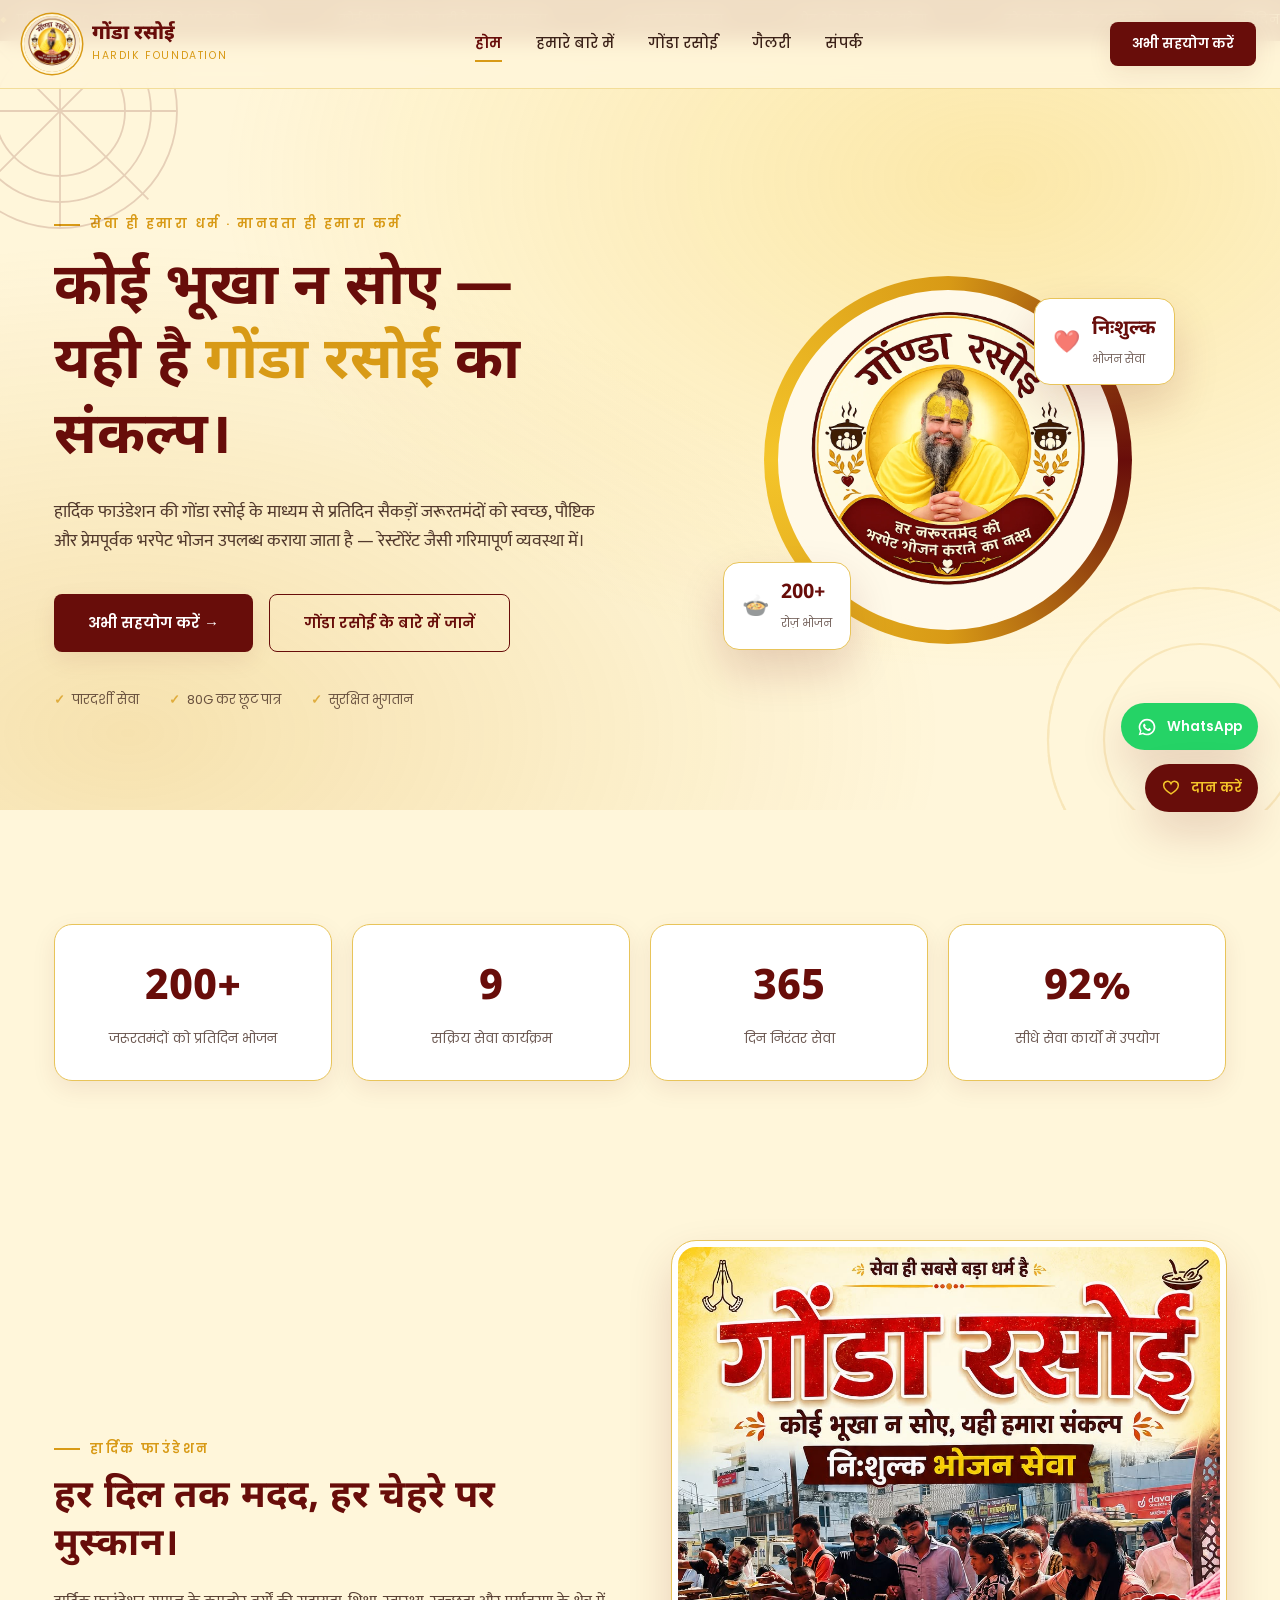
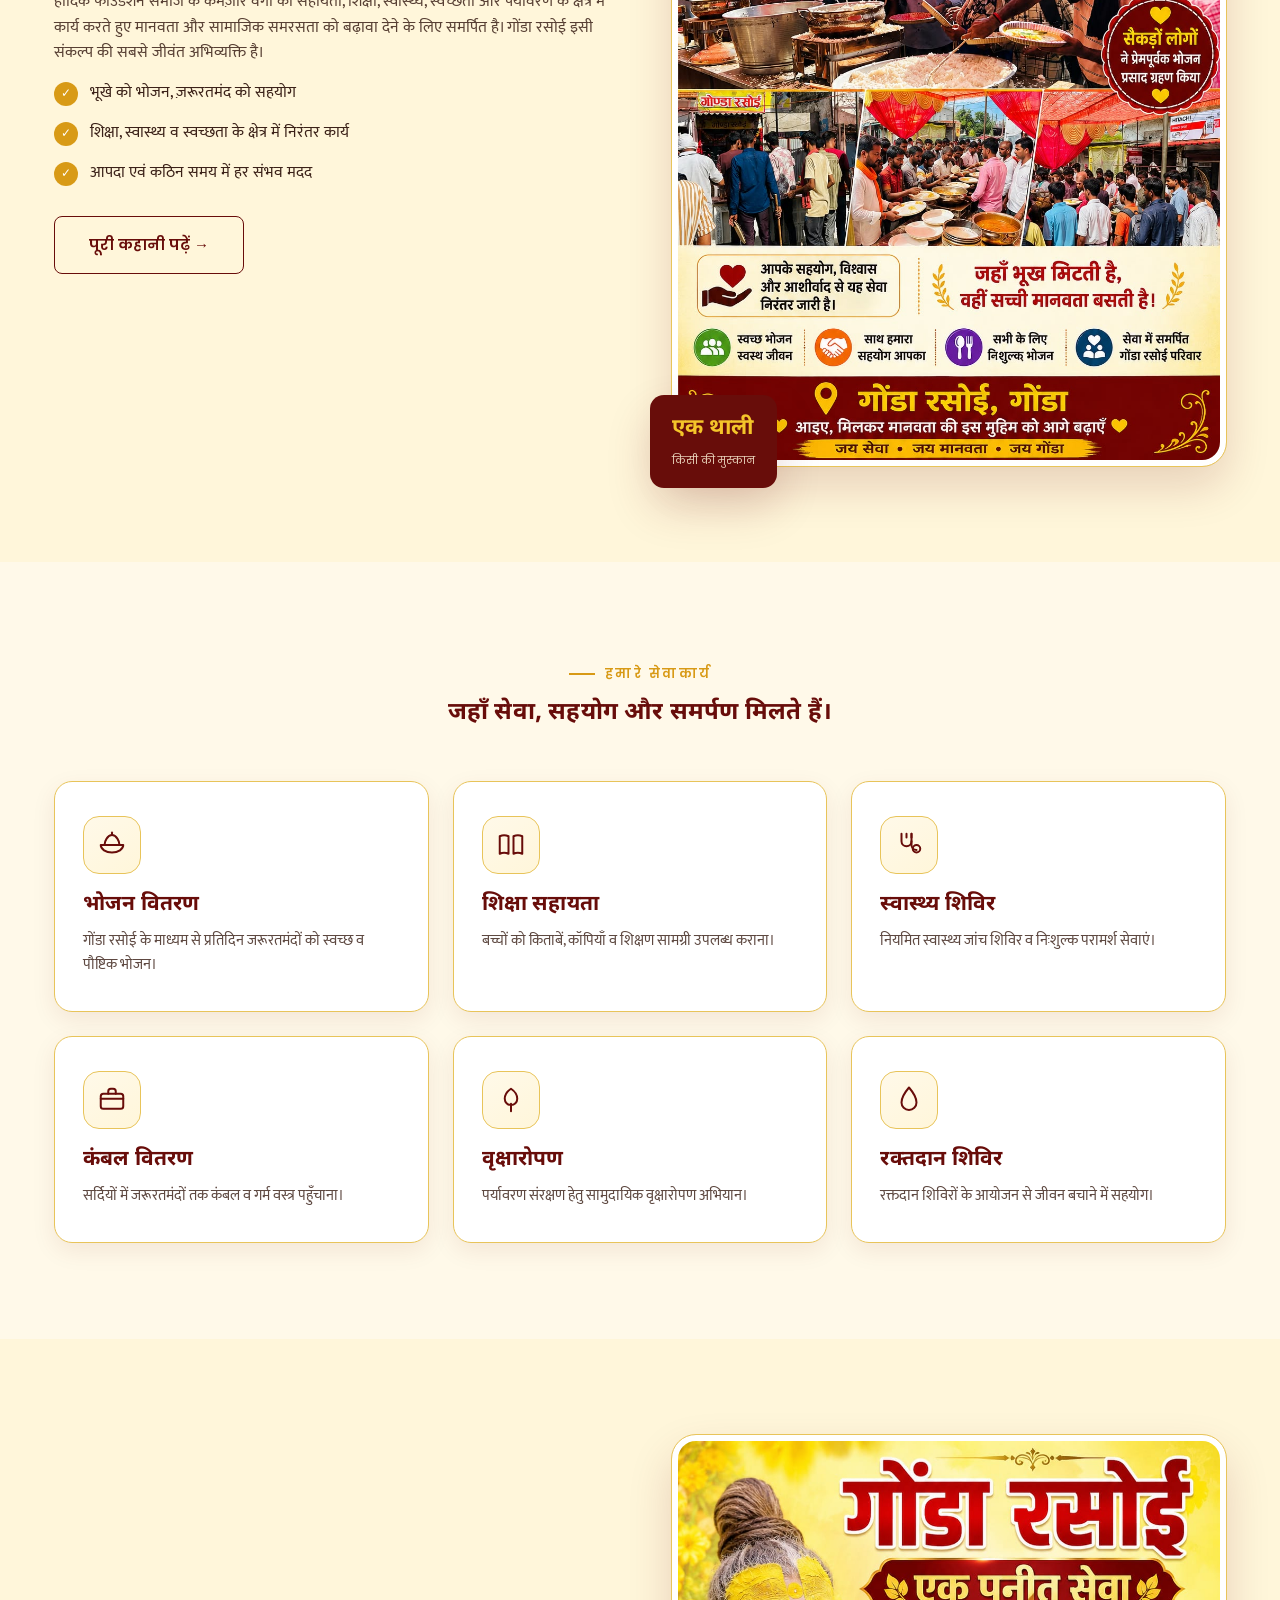
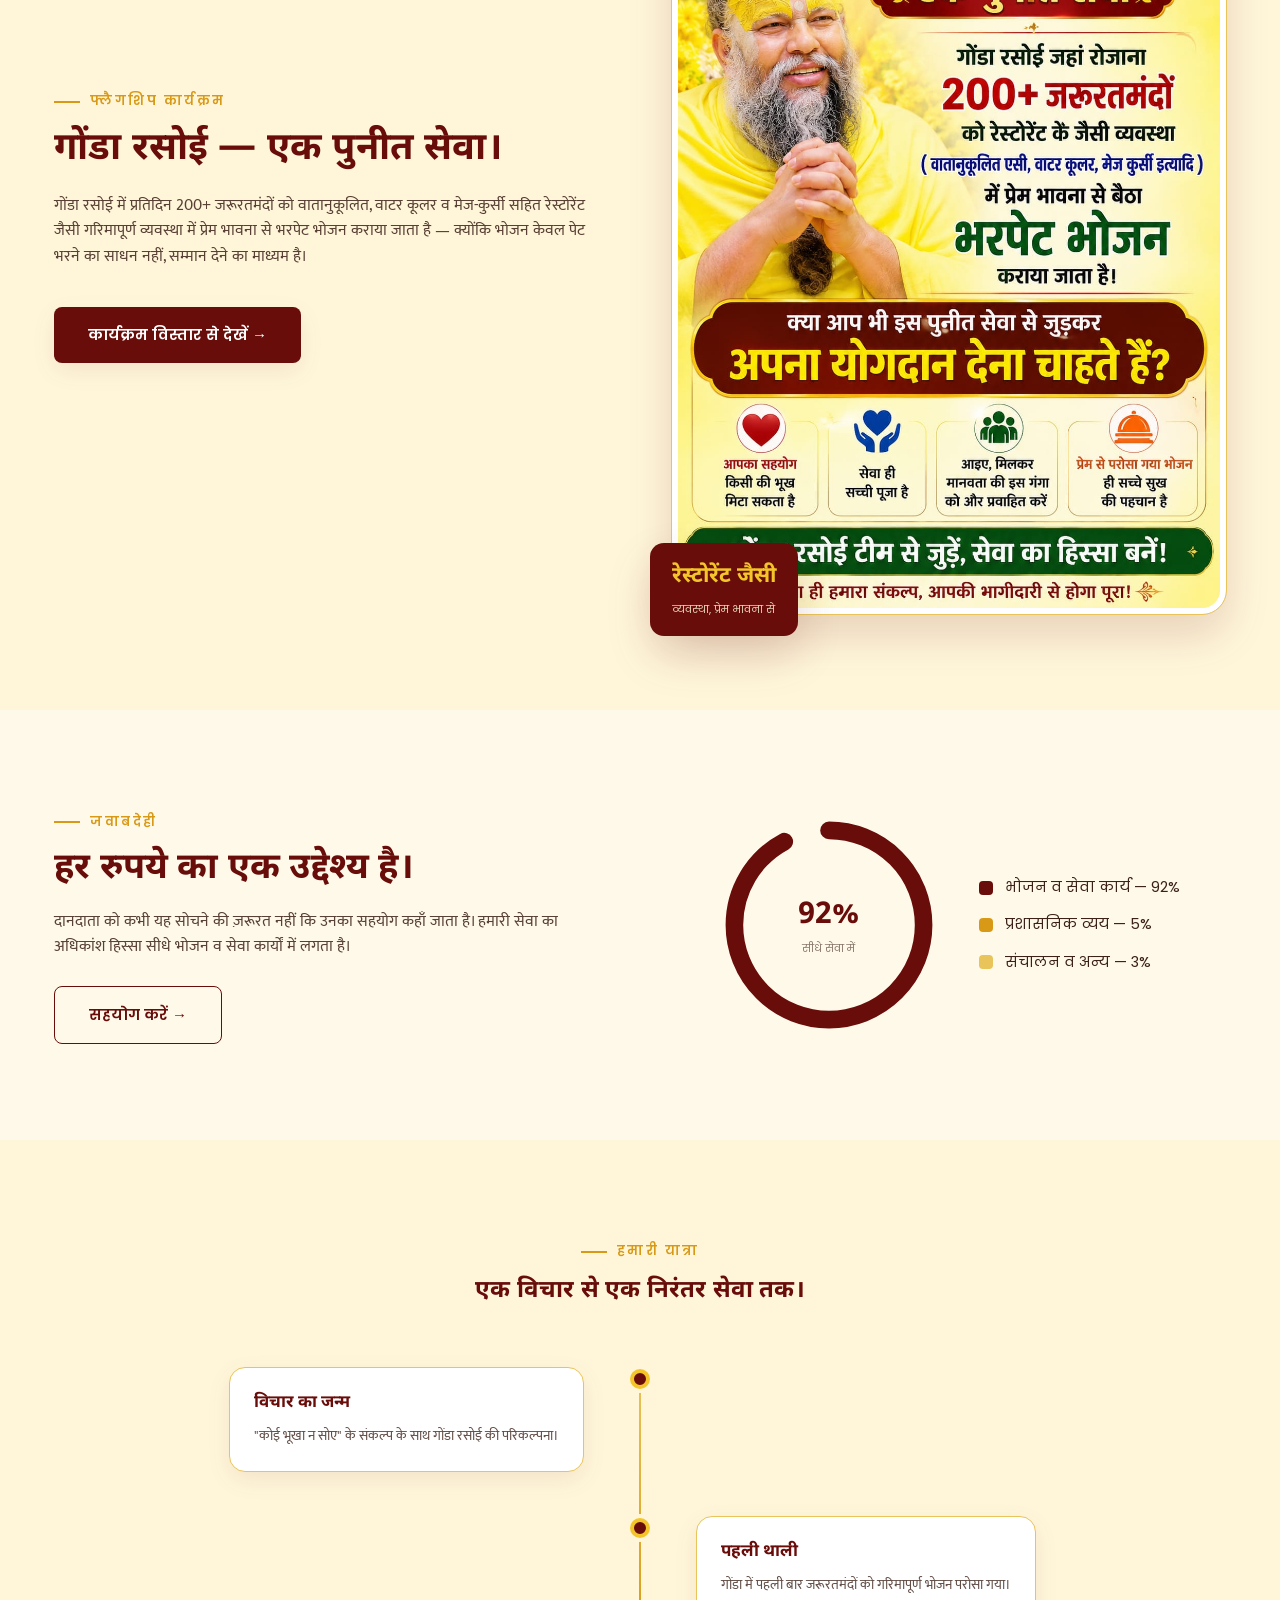
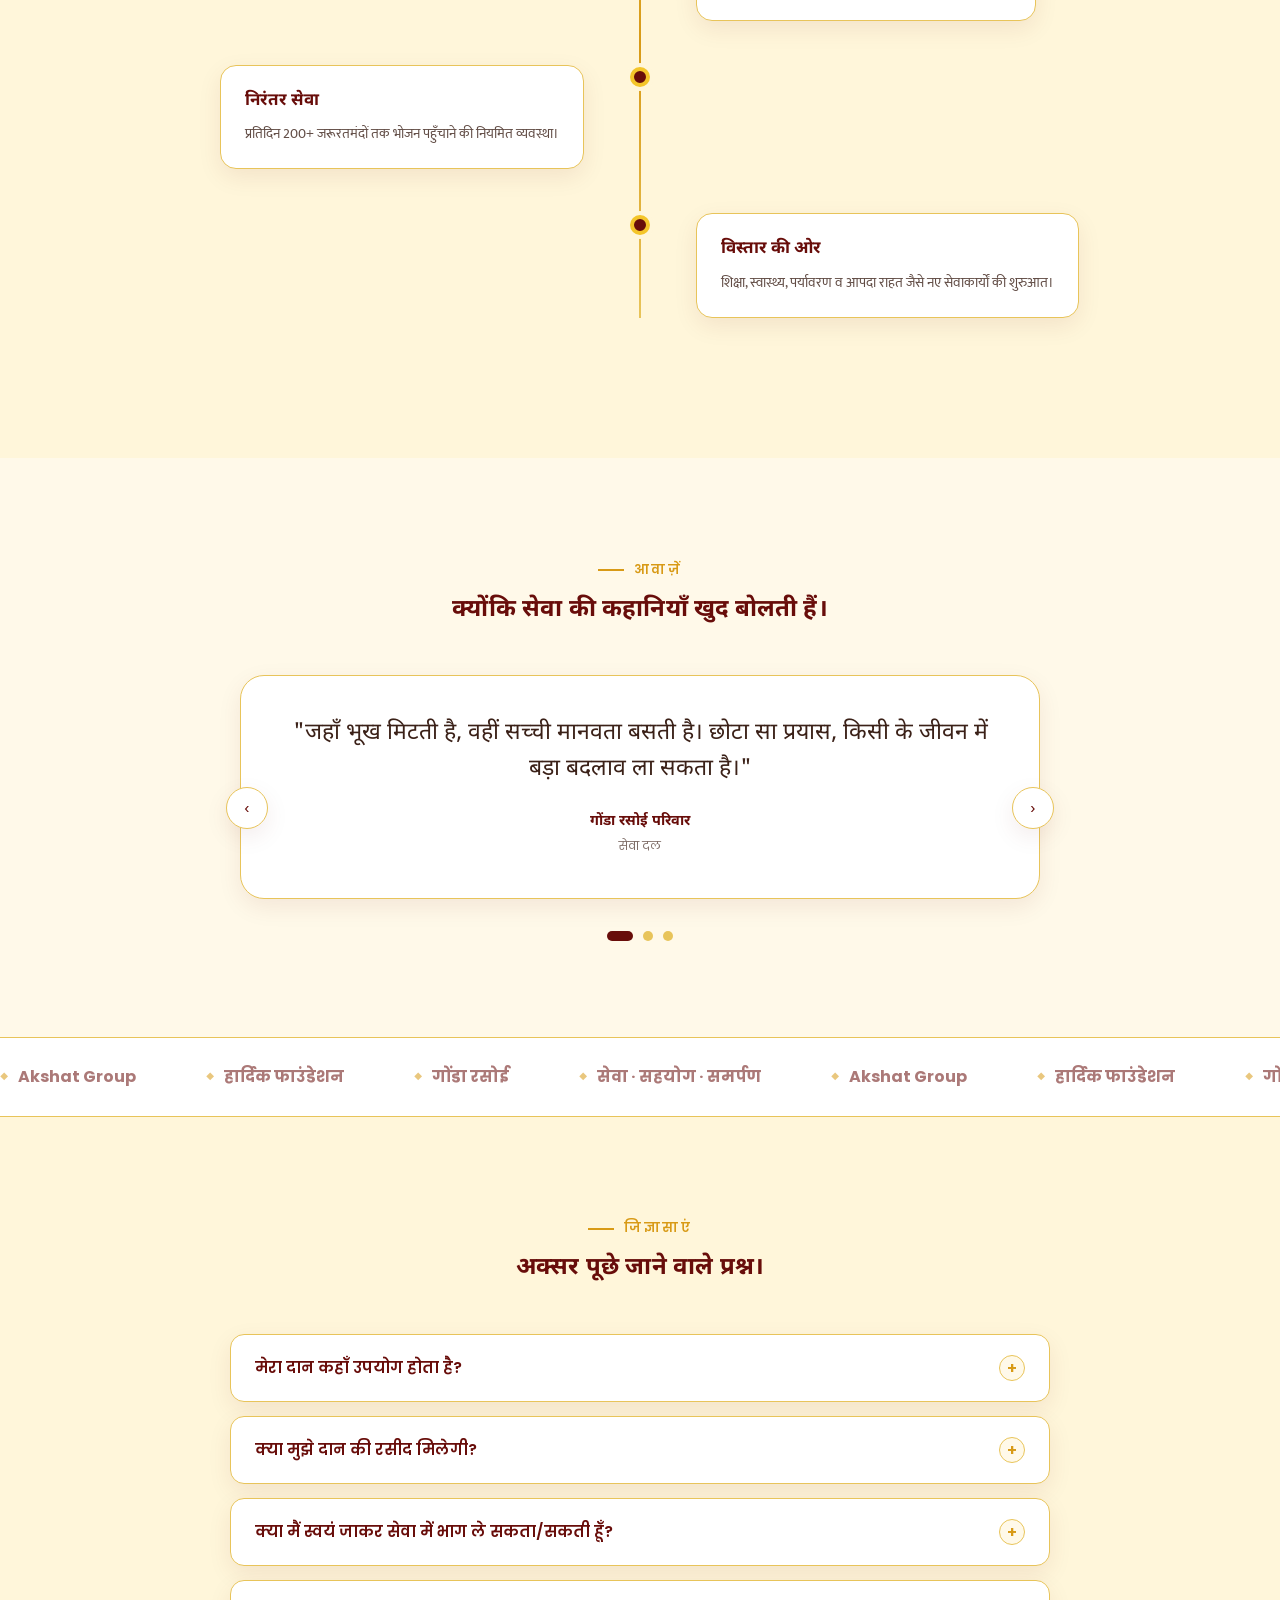
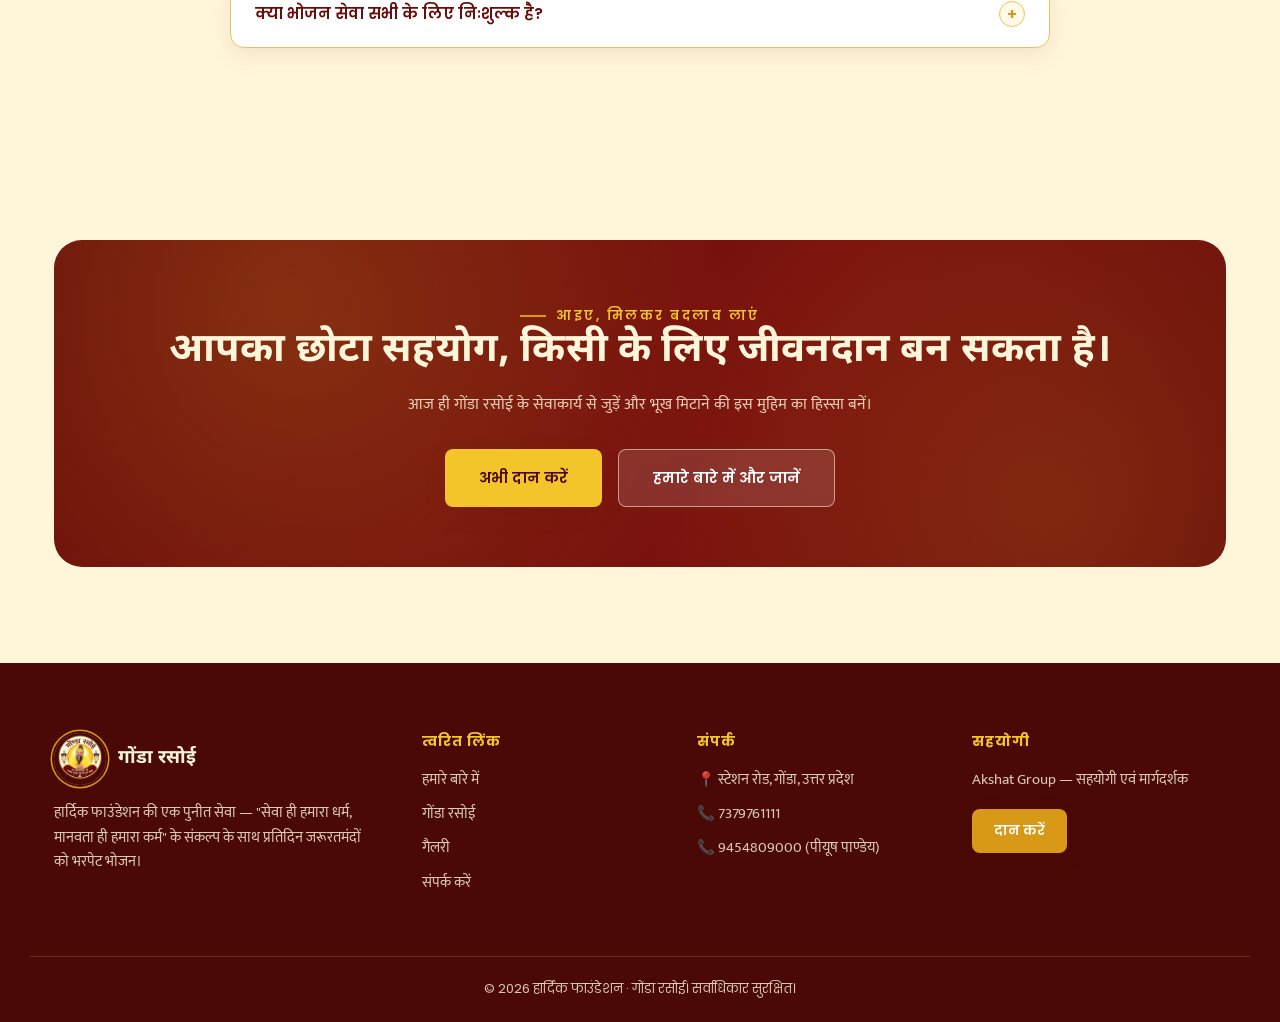
<file: index.html>
<!doctype html>
<html lang="hi">
<head>
<meta charset="utf-8">
<meta name="viewport" content="width=device-width,initial-scale=1">
<title>गोंडा रसोई | हार्दिक फाउंडेशन — कोई भूखा न सोए</title>
<meta name="description" content="गोंडा रसोई — हार्दिक फाउंडेशन की एक पुनीत सेवा। प्रतिदिन 200+ जरूरतमंदों को स्वच्छ, पौष्टिक और प्रेमपूर्वक भरपेट भोजन।">
<link rel="icon" href="assets/img/logo.webp">
<link rel="stylesheet" href="assets/css/style.css">
</head>
<body>

<div class="preloader">
  <div class="preloader-ring">
    <svg viewBox="0 0 80 80"><circle cx="40" cy="40" r="34"></circle></svg>
    <img src="assets/img/logo.webp" alt="">
  </div>
  <div class="preloader-text">गोंडा रसोई लोड हो रहा है…</div>
</div>
<div class="scroll-progress"></div>

<header class="site-header">
  <div class="header-inner">
    <a href="index.html" class="brand">
      <img src="assets/img/logo.webp" alt="गोंडा रसोई लोगो">
      <div>
        <div class="brand-name">गोंडा रसोई</div>
        <div class="brand-tag">Hardik Foundation</div>
      </div>
    </a>
    <nav class="main-nav">
      <a href="index.html" class="active">होम</a>
      <a href="about.html">हमारे बारे में</a>
      <a href="gonda-rasoi.html">गोंडा रसोई</a>
      <a href="gallery.html">गैलरी</a>
      <a href="contact.html">संपर्क</a>
    </nav>
    <div class="nav-cta-wrap">
      <a href="contact.html" class="btn btn-primary btn-sm nav-cta">अभी सहयोग करें</a>
      <button class="hamburger" aria-label="मेनू खोलें"><span></span><span></span><span></span></button>
    </div>
  </div>
</header>

<div class="ticker-bar">
  <div class="ticker-track">
    <span>प्रतिदिन 200+ जरूरतमंदों को भरपेट भोजन</span>
    <span>कोई भूखा न सोए, यही है हमारा संकल्प</span>
    <span>80G कर छूट पात्र</span>
    <span>पेट भरेगा, तो देश बढ़ेगा</span>
    <span>स्टेशन रोड, गोंडा, उत्तर प्रदेश</span>
    <span>प्रतिदिन 200+ जरूरतमंदों को भरपेट भोजन</span>
    <span>कोई भूखा न सोए, यही है हमारा संकल्प</span>
    <span>80G कर छूट पात्र</span>
    <span>पेट भरेगा, तो देश बढ़ेगा</span>
    <span>स्टेशन रोड, गोंडा, उत्तर प्रदेश</span>
  </div>
</div>

<main>
<!-- HERO -->
<section class="hero">
  <div class="mandala-decor md1"><svg viewBox="0 0 200 200"><g fill="none" stroke="#680D0A" stroke-width="1.4"><circle cx="100" cy="100" r="90"/><circle cx="100" cy="100" r="70"/><circle cx="100" cy="100" r="50"/><g>
  <path d="M100 10 L100 190 M10 100 L190 100 M32 32 L168 168 M168 32 L32 168"/>
  </g></g></svg></div>
  <div class="mandala-decor md2"><svg viewBox="0 0 200 200"><g fill="none" stroke="#D89A16" stroke-width="1.4"><circle cx="100" cy="100" r="95"/><circle cx="100" cy="100" r="60"/><path d="M100 5 A95 95 0 0 1 195 100 A95 95 0 0 1 100 195 A95 95 0 0 1 5 100 A95 95 0 0 1 100 5 Z" stroke-dasharray="6 10"/></g></svg></div>
  <div class="container hero-grid">
    <div>
      <div class="eyebrow">सेवा ही हमारा धर्म · मानवता ही हमारा कर्म</div>
      <h1>कोई भूखा न सोए —<br>यही है <span class="hl">गोंडा रसोई</span> का संकल्प।</h1>
      <p class="lead">हार्दिक फाउंडेशन की गोंडा रसोई के माध्यम से प्रतिदिन सैकड़ों जरूरतमंदों को स्वच्छ, पौष्टिक और प्रेमपूर्वक भरपेट भोजन उपलब्ध कराया जाता है — रेस्टोरेंट जैसी गरिमापूर्ण व्यवस्था में।</p>
      <div class="hero-actions">
        <a href="contact.html" class="btn btn-primary">अभी सहयोग करें →</a>
        <a href="gonda-rasoi.html" class="btn btn-outline">गोंडा रसोई के बारे में जानें</a>
      </div>
      <div class="trust-row">
        <span>पारदर्शी सेवा</span><span>80G कर छूट पात्र</span><span>सुरक्षित भुगतान</span>
      </div>
    </div>
    <div class="hero-visual" style="position:relative;">
      <div class="ring-frame" style="margin:0 auto;">
        <div class="ring-glow"></div>
        <div class="ring-inner" style="width:340px; height:340px;">
          <img src="assets/img/logo.webp" alt="गोंडा रसोई">
        </div>
      </div>
      <div class="hero-badge b1"><span style="font-size:22px">🍲</span><div><b>200+</b><span>रोज़ भोजन</span></div></div>
      <div class="hero-badge b2"><span style="font-size:22px">❤️</span><div><b>निःशुल्क</b><span>भोजन सेवा</span></div></div>
    </div>
  </div>
</section>

<!-- STATS -->
<section class="section-tight">
  <div class="container">
    <div class="stats-grid">
      <div class="stat-card reveal"><div class="stat-num" data-count="200" data-suffix="+">0</div><div class="stat-label">जरूरतमंदों को प्रतिदिन भोजन</div></div>
      <div class="stat-card reveal" data-delay="80"><div class="stat-num" data-count="9" data-suffix="">0</div><div class="stat-label">सक्रिय सेवा कार्यक्रम</div></div>
      <div class="stat-card reveal" data-delay="160"><div class="stat-num" data-count="365" data-suffix="">0</div><div class="stat-label">दिन निरंतर सेवा</div></div>
      <div class="stat-card reveal" data-delay="240"><div class="stat-num" data-count="92" data-suffix="%">0</div><div class="stat-label">सीधे सेवा कार्यों में उपयोग</div></div>
    </div>
  </div>
</section>

<!-- INTRO / MISSION -->
<section class="section">
  <div class="container split">
    <div class="reveal">
      <div class="eyebrow">हार्दिक फाउंडेशन</div>
      <h2 style="margin-top:14px; font-size:clamp(26px,3.2vw,38px);">हर दिल तक मदद, हर चेहरे पर मुस्कान।</h2>
      <p style="margin-top:18px; opacity:.85; font-size:16px;">हार्दिक फाउंडेशन समाज के कमज़ोर वर्गों की सहायता, शिक्षा, स्वास्थ्य, स्वच्छता और पर्यावरण के क्षेत्र में कार्य करते हुए मानवता और सामाजिक समरसता को बढ़ावा देने के लिए समर्पित है। गोंडा रसोई इसी संकल्प की सबसे जीवंत अभिव्यक्ति है।</p>
      <ul class="check-list">
        <li>भूखे को भोजन, ज़रूरतमंद को सहयोग</li>
        <li>शिक्षा, स्वास्थ्य व स्वच्छता के क्षेत्र में निरंतर कार्य</li>
        <li>आपदा एवं कठिन समय में हर संभव मदद</li>
      </ul>
      <a href="about.html" class="btn btn-outline" style="margin-top:30px;">पूरी कहानी पढ़ें →</a>
    </div>
    <div class="split-media reveal" data-delay="120">
      <img src="assets/img/serving-crowd.jpeg" alt="गोंडा रसोई में भोजन वितरण">
      <div class="frame-tag"><b>एक थाली</b><span>किसी की मुस्कान</span></div>
    </div>
  </div>
</section>

<!-- PROGRAMS / PILLARS -->
<section class="section" style="background:var(--cream-light);">
  <div class="container">
    <div class="reveal" style="text-align:center; max-width:640px; margin:0 auto;">
      <div class="eyebrow" style="justify-content:center;">हमारे सेवाकार्य</div>
      <h2 style="margin-top:14px;">जहाँ सेवा, सहयोग और समर्पण मिलते हैं।</h2>
    </div>
    <div class="pillar-grid">
      <div class="pillar-card reveal"><div class="pillar-icon"><svg class="svg-icon" viewBox="0 0 24 24"><path d="M3 12h18a9 6 0 0 1-9 6 9 6 0 0 1-9-6Z"/><path d="M6 12c0-3 2.5-8 6-8s6 5 6 8"/><path d="M12 4V2"/></svg></div><h3>भोजन वितरण</h3><p>गोंडा रसोई के माध्यम से प्रतिदिन जरूरतमंदों को स्वच्छ व पौष्टिक भोजन।</p></div>
      <div class="pillar-card reveal" data-delay="60"><div class="pillar-icon"><svg class="svg-icon" viewBox="0 0 24 24"><path d="M3 5c2-1 5-1 7 0v14c-2-1-5-1-7 0V5Z"/><path d="M21 5c-2-1-5-1-7 0v14c2-1 5-1 7 0V5Z"/></svg></div><h3>शिक्षा सहायता</h3><p>बच्चों को किताबें, कॉपियाँ व शिक्षण सामग्री उपलब्ध कराना।</p></div>
      <div class="pillar-card reveal" data-delay="120"><div class="pillar-icon"><svg class="svg-icon" viewBox="0 0 24 24"><path d="M6 3v6a4 4 0 0 0 8 0V3"/><path d="M10 3v3M14 3v3"/><circle cx="18" cy="15" r="3"/><path d="M14 9v3a4 4 0 0 0 4 4"/></svg></div><h3>स्वास्थ्य शिविर</h3><p>नियमित स्वास्थ्य जांच शिविर व निःशुल्क परामर्श सेवाएं।</p></div>
      <div class="pillar-card reveal" data-delay="180"><div class="pillar-icon"><svg class="svg-icon" viewBox="0 0 24 24"><rect x="3" y="7" width="18" height="12" rx="2"/><path d="M3 11h18M9 7V5a2 2 0 0 1 2-2h2a2 2 0 0 1 2 2v2"/></svg></div><h3>कंबल वितरण</h3><p>सर्दियों में जरूरतमंदों तक कंबल व गर्म वस्त्र पहुँचाना।</p></div>
      <div class="pillar-card reveal" data-delay="240"><div class="pillar-icon"><svg class="svg-icon" viewBox="0 0 24 24"><path d="M12 3c3 2 5 5 5 8a5 5 0 0 1-10 0c0-3 2-6 5-8Z"/><path d="M12 21v-6"/></svg></div><h3>वृक्षारोपण</h3><p>पर्यावरण संरक्षण हेतु सामुदायिक वृक्षारोपण अभियान।</p></div>
      <div class="pillar-card reveal" data-delay="300"><div class="pillar-icon"><svg class="svg-icon" viewBox="0 0 24 24"><path d="M12 2s6 7 6 12a6 6 0 0 1-12 0c0-5 6-12 6-12Z"/></svg></div><h3>रक्तदान शिविर</h3><p>रक्तदान शिविरों के आयोजन से जीवन बचाने में सहयोग।</p></div>
    </div>
  </div>
</section>

<!-- GONDA RASOI FEATURE -->
<section class="section">
  <div class="container split reverse">
    <div class="split-media reveal">
      <img src="assets/img/rasoi-elegant.jpeg" alt="गोंडा रसोई — एक पुनीत सेवा">
      <div class="frame-tag"><b>रेस्टोरेंट जैसी</b><span>व्यवस्था, प्रेम भावना से</span></div>
    </div>
    <div class="reveal" data-delay="120">
      <div class="eyebrow">फ्लैगशिप कार्यक्रम</div>
      <h2 style="margin-top:14px; font-size:clamp(26px,3.2vw,38px);">गोंडा रसोई — एक पुनीत सेवा।</h2>
      <p style="margin-top:18px; opacity:.85; font-size:16px;">गोंडा रसोई में प्रतिदिन 200+ जरूरतमंदों को वातानुकूलित, वाटर कूलर व मेज-कुर्सी सहित रेस्टोरेंट जैसी गरिमापूर्ण व्यवस्था में प्रेम भावना से भरपेट भोजन कराया जाता है — क्योंकि भोजन केवल पेट भरने का साधन नहीं, सम्मान देने का माध्यम है।</p>
      <div class="hero-actions">
        <a href="gonda-rasoi.html" class="btn btn-primary">कार्यक्रम विस्तार से देखें →</a>
      </div>
    </div>
  </div>
</section>

<!-- TRANSPARENCY / DONUT -->
<section class="section" style="background:var(--cream-light);">
  <div class="container">
    <div class="split">
      <div class="reveal">
        <div class="eyebrow">जवाबदेही</div>
        <h2 style="margin-top:14px; font-size:clamp(26px,3.2vw,36px);">हर रुपये का एक उद्देश्य है।</h2>
        <p style="margin-top:16px; opacity:.85;">दानदाता को कभी यह सोचने की ज़रूरत नहीं कि उनका सहयोग कहाँ जाता है। हमारी सेवा का अधिकांश हिस्सा सीधे भोजन व सेवा कार्यों में लगता है।</p>
        <a href="contact.html" class="btn btn-outline" style="margin-top:26px;">सहयोग करें →</a>
      </div>
      <div class="reveal" data-delay="120">
        <div class="donut-wrap">
          <div class="donut">
            <svg viewBox="0 0 200 200">
              <circle class="track" cx="100" cy="100" r="86"/>
              <circle class="seg" data-pct="92" cx="100" cy="100" r="86" stroke="#680D0A"/>
            </svg>
            <div class="donut-center"><b>92%</b><span>सीधे सेवा में</span></div>
          </div>
          <div class="donut-legend">
            <div><i style="background:#680D0A"></i> भोजन व सेवा कार्य — 92%</div>
            <div><i style="background:#D89A16"></i> प्रशासनिक व्यय — 5%</div>
            <div><i style="background:#E8C45A"></i> संचालन व अन्य — 3%</div>
          </div>
        </div>
      </div>
    </div>
  </div>
</section>

<!-- JOURNEY -->
<section class="section">
  <div class="container">
    <div class="reveal" style="text-align:center; max-width:640px; margin:0 auto;">
      <div class="eyebrow" style="justify-content:center;">हमारी यात्रा</div>
      <h2 style="margin-top:14px;">एक विचार से एक निरंतर सेवा तक।</h2>
    </div>
    <div class="journey">
      <div class="journey-item reveal">
        <div class="journey-dot"></div>
        <div class="journey-card"><b>विचार का जन्म</b><span>"कोई भूखा न सोए" के संकल्प के साथ गोंडा रसोई की परिकल्पना।</span></div>
      </div>
      <div class="journey-item reveal" data-delay="80">
        <div class="journey-dot"></div>
        <div class="journey-card"><b>पहली थाली</b><span>गोंडा में पहली बार जरूरतमंदों को गरिमापूर्ण भोजन परोसा गया।</span></div>
      </div>
      <div class="journey-item reveal" data-delay="160">
        <div class="journey-dot"></div>
        <div class="journey-card"><b>निरंतर सेवा</b><span>प्रतिदिन 200+ जरूरतमंदों तक भोजन पहुँचाने की नियमित व्यवस्था।</span></div>
      </div>
      <div class="journey-item reveal" data-delay="240">
        <div class="journey-dot"></div>
        <div class="journey-card"><b>विस्तार की ओर</b><span>शिक्षा, स्वास्थ्य, पर्यावरण व आपदा राहत जैसे नए सेवाकार्यों की शुरुआत।</span></div>
      </div>
    </div>
  </div>
</section>

<!-- TESTIMONIALS -->
<section class="section" style="background:var(--cream-light);">
  <div class="container">
    <div class="reveal" style="text-align:center; max-width:640px; margin:0 auto;">
      <div class="eyebrow" style="justify-content:center;">आवाज़ें</div>
      <h2 style="margin-top:14px;">क्योंकि सेवा की कहानियाँ खुद बोलती हैं।</h2>
    </div>
    <div class="tcarousel reveal">
      <button class="tcarousel-arrow prev">‹</button>
      <button class="tcarousel-arrow next">›</button>
      <div class="tcarousel-track">
        <div class="tcard active">
          <div class="tcard-inner">
            <p>"जहाँ भूख मिटती है, वहीं सच्ची मानवता बसती है। छोटा सा प्रयास, किसी के जीवन में बड़ा बदलाव ला सकता है।"</p>
            <div class="tcard-person"><div><b>गोंडा रसोई परिवार</b><span>सेवा दल</span></div></div>
          </div>
        </div>
        <div class="tcard">
          <div class="tcard-inner">
            <p>"आपके सहयोग, विश्वास और आशीर्वाद से यह सेवा निरंतर जारी है। सेवा ही सच्ची पूजा है।"</p>
            <div class="tcard-person"><div><b>पीयूष पाण्डेय</b><span>समाजसेवी, कटहाघाट गोंडा</span></div></div>
          </div>
        </div>
        <div class="tcard">
          <div class="tcard-inner">
            <p>"प्रेम से परोसा गया भोजन ही सच्चे सुख की पहचान है। आइए, मिलकर मानवता की इस मुहिम को आगे बढ़ाएँ।"</p>
            <div class="tcard-person"><div><b>पीयूष पोंडे</b><span>समाजसेवी</span></div></div>
          </div>
        </div>
      </div>
      <div class="tcarousel-nav">
        <button class="active"></button><button></button><button></button>
      </div>
    </div>
  </div>
</section>

<!-- PARTNER MARQUEE -->
<div class="partner-marquee">
  <div class="partner-track">
    <div>Akshat Group</div><div>हार्दिक फाउंडेशन</div><div>गोंडा रसोई</div><div>सेवा · सहयोग · समर्पण</div>
    <div>Akshat Group</div><div>हार्दिक फाउंडेशन</div><div>गोंडा रसोई</div><div>सेवा · सहयोग · समर्पण</div>
  </div>
</div>

<!-- FAQ -->
<section class="section">
  <div class="container">
    <div class="reveal" style="text-align:center; max-width:640px; margin:0 auto;">
      <div class="eyebrow" style="justify-content:center;">जिज्ञासाएं</div>
      <h2 style="margin-top:14px;">अक्सर पूछे जाने वाले प्रश्न।</h2>
    </div>
    <div class="faq-list">
      <div class="faq-item reveal">
        <div class="faq-q"><span>मेरा दान कहाँ उपयोग होता है?</span><span class="plus">+</span></div>
        <div class="faq-a"><p>आपका दान मुख्यतः गोंडा रसोई के भोजन वितरण व अन्य सेवाकार्यों जैसे शिक्षा सहायता, स्वास्थ्य शिविर व आपदा राहत में सीधे उपयोग होता है।</p></div>
      </div>
      <div class="faq-item reveal" data-delay="60">
        <div class="faq-q"><span>क्या मुझे दान की रसीद मिलेगी?</span><span class="plus">+</span></div>
        <div class="faq-a"><p>जी हाँ, आपके योगदान की रसीद उपलब्ध कराई जाती है। अधिक जानकारी के लिए संपर्क करें: 7379761111</p></div>
      </div>
      <div class="faq-item reveal" data-delay="120">
        <div class="faq-q"><span>क्या मैं स्वयं जाकर सेवा में भाग ले सकता/सकती हूँ?</span><span class="plus">+</span></div>
        <div class="faq-a"><p>बिल्कुल! आप गोंडा रसोई, स्टेशन रोड, गोंडा आकर सेवा में स्वयंसेवक के रूप में जुड़ सकते हैं। संपर्क करें और हमारी टीम आपका मार्गदर्शन करेगी।</p></div>
      </div>
      <div class="faq-item reveal" data-delay="180">
        <div class="faq-q"><span>क्या भोजन सेवा सभी के लिए निःशुल्क है?</span><span class="plus">+</span></div>
        <div class="faq-a"><p>जी हाँ, गोंडा रसोई में प्रतिदिन हर जरूरतमंद के लिए भोजन पूर्णतः निःशुल्क है — बिना किसी भेदभाव के।</p></div>
      </div>
    </div>
  </div>
</section>

<!-- CTA -->
<section class="section">
  <div class="container">
    <div class="cta-band reveal">
      <div class="eyebrow" style="justify-content:center; color:var(--yellow);">आइए, मिलकर बदलाव लाएं</div>
      <h2>आपका छोटा सहयोग, किसी के लिए जीवनदान बन सकता है।</h2>
      <p>आज ही गोंडा रसोई के सेवाकार्य से जुड़ें और भूख मिटाने की इस मुहिम का हिस्सा बनें।</p>
      <div class="cta-actions">
        <a href="contact.html" class="btn btn-primary" style="background:var(--yellow); color:var(--maroon-deep);">अभी दान करें</a>
        <a href="about.html" class="btn btn-ghost-light">हमारे बारे में और जानें</a>
      </div>
    </div>
  </div>
</section>
</main>

<footer class="site-footer">
  <div class="container footer-grid">
    <div>
      <div class="footer-brand"><img src="assets/img/logo.webp" alt="लोगो"><b>गोंडा रसोई</b></div>
      <p style="font-size:14.5px; line-height:1.7;">हार्दिक फाउंडेशन की एक पुनीत सेवा — "सेवा ही हमारा धर्म, मानवता ही हमारा कर्म" के संकल्प के साथ प्रतिदिन जरूरतमंदों को भरपेट भोजन।</p>
    </div>
    <div>
      <h4>त्वरित लिंक</h4>
      <ul>
        <li><a href="about.html">हमारे बारे में</a></li>
        <li><a href="gonda-rasoi.html">गोंडा रसोई</a></li>
        <li><a href="gallery.html">गैलरी</a></li>
        <li><a href="contact.html">संपर्क करें</a></li>
      </ul>
    </div>
    <div>
      <h4>संपर्क</h4>
      <ul>
        <li>📍 स्टेशन रोड, गोंडा, उत्तर प्रदेश</li>
        <li>📞 7379761111</li>
        <li>📞 9454809000 (पीयूष पाण्डेय)</li>
      </ul>
    </div>
    <div>
      <h4>सहयोगी</h4>
      <ul>
        <li>Akshat Group — सहयोगी एवं मार्गदर्शक</li>
      </ul>
      <a href="contact.html" class="btn btn-primary btn-sm" style="margin-top:6px; background:var(--gold);">दान करें</a>
    </div>
  </div>
  <div class="footer-bottom container">© 2026 हार्दिक फाउंडेशन · गोंडा रसोई। सर्वाधिकार सुरक्षित।</div>
</footer>

<div class="fab-stack">
  <a href="https://wa.me/917379761111" target="_blank" rel="noopener" class="fab fab-wa"><svg class="fab-icon" viewBox="0 0 24 24" fill="currentColor"><path d="M12 2a10 10 0 0 0-8.5 15.2L2 22l4.9-1.4A10 10 0 1 0 12 2Zm0 18a8 8 0 0 1-4.1-1.1l-.3-.2-3 .8.8-2.9-.2-.3A8 8 0 1 1 20 12a8 8 0 0 1-8 8Zm4.4-5.9c-.2-.1-1.4-.7-1.6-.8-.2-.1-.4-.1-.5.1-.2.2-.6.8-.8 1-.1.1-.3.2-.5.1-.2-.1-1-.4-1.9-1.2-.7-.6-1.2-1.4-1.3-1.6-.1-.2 0-.4.1-.5l.4-.5c.1-.1.1-.3.1-.4 0-.1-.5-1.3-.7-1.7-.2-.5-.4-.4-.5-.4h-.5c-.2 0-.4.1-.6.3-.2.2-.8.8-.8 1.9 0 1.1.8 2.2.9 2.4.1.2 1.6 2.5 3.9 3.4.5.2 1 .4 1.3.5.5.2 1 .1 1.4.1.4-.1 1.4-.6 1.6-1.1.2-.5.2-1 .1-1.1-.1-.1-.2-.2-.5-.3Z"/></svg><span class="fab-label">WhatsApp</span></a>
  <a href="contact.html#donate" class="fab fab-donate"><svg class="fab-icon" viewBox="0 0 24 24" fill="none" stroke="currentColor" stroke-width="1.8"><path d="M20.8 8.6c0 5-8.8 10.4-8.8 10.4S3.2 13.6 3.2 8.6a4.6 4.6 0 0 1 8.8-1.8 4.6 4.6 0 0 1 8.8 1.8Z"/></svg><span class="fab-label">दान करें</span></a>
</div>

<div class="back-top">↑</div>
<script src="assets/js/script.js"></script>
</body>
</html>
</file>
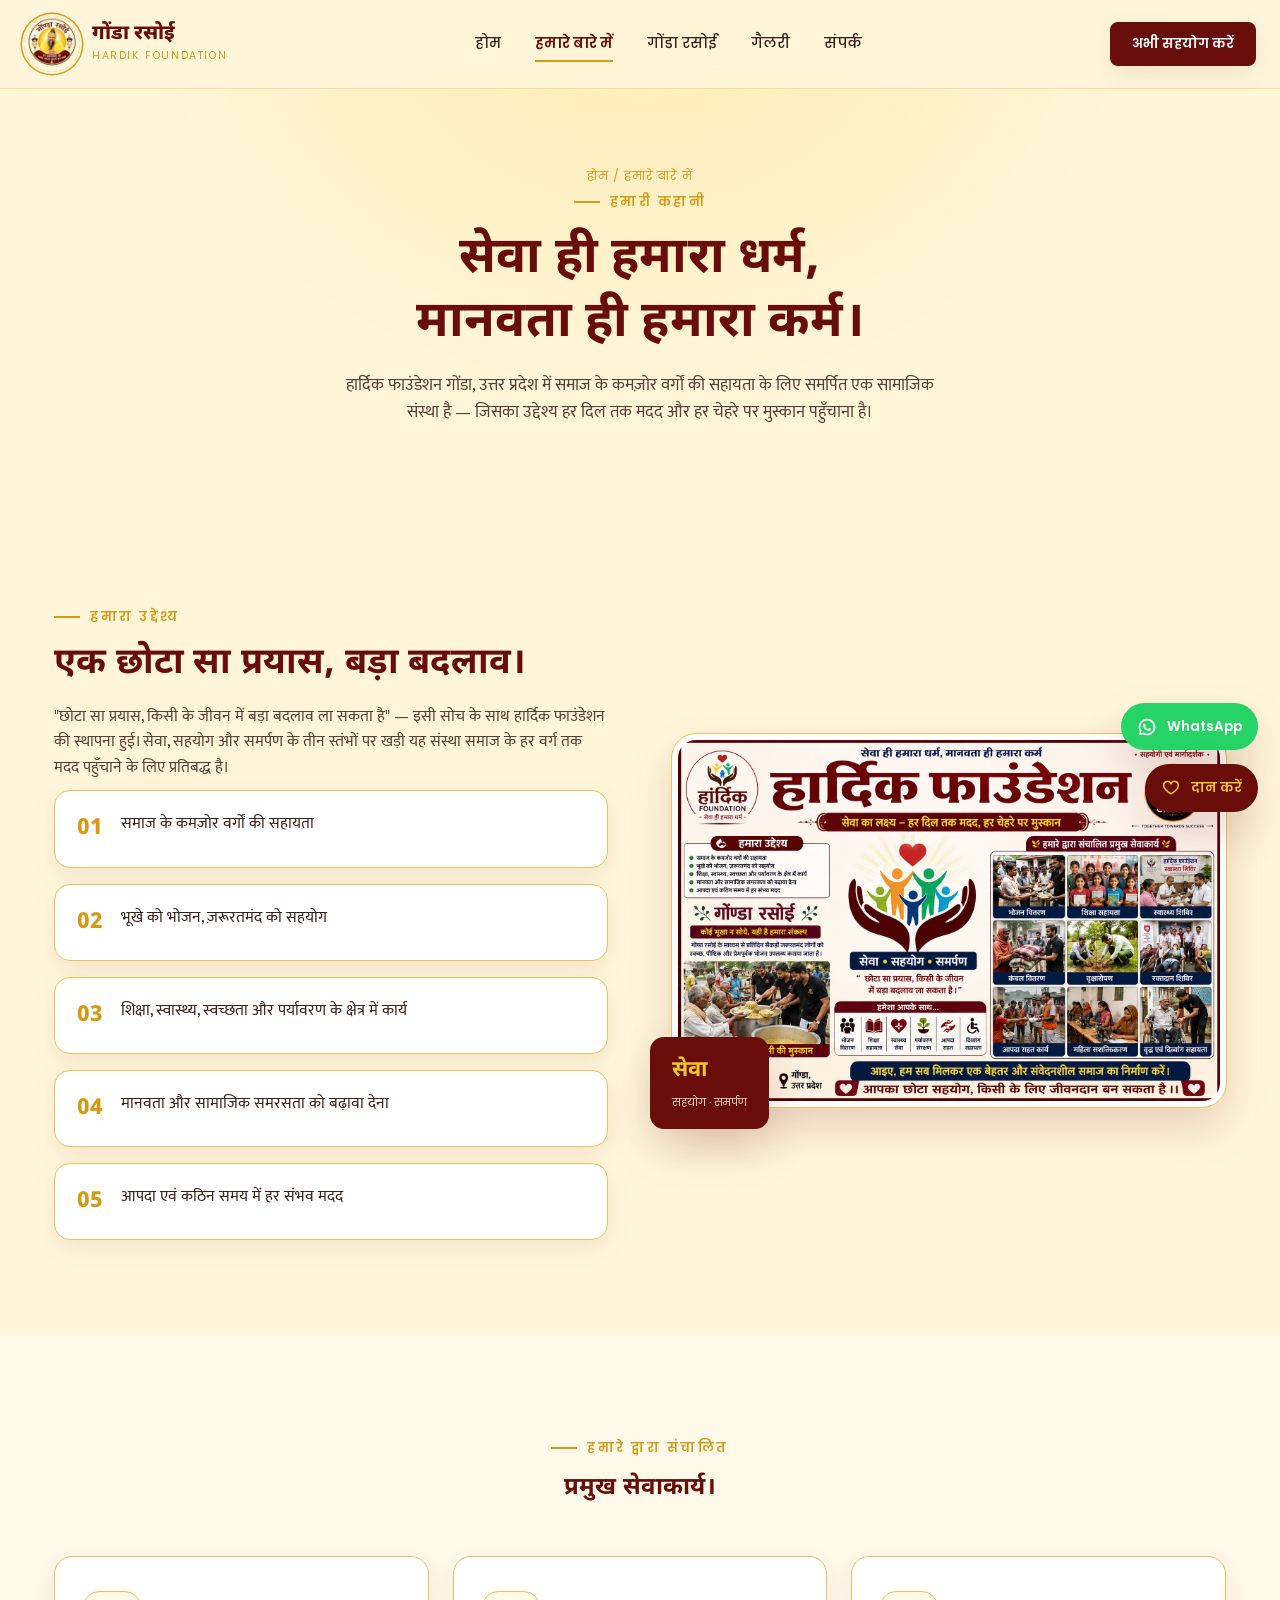
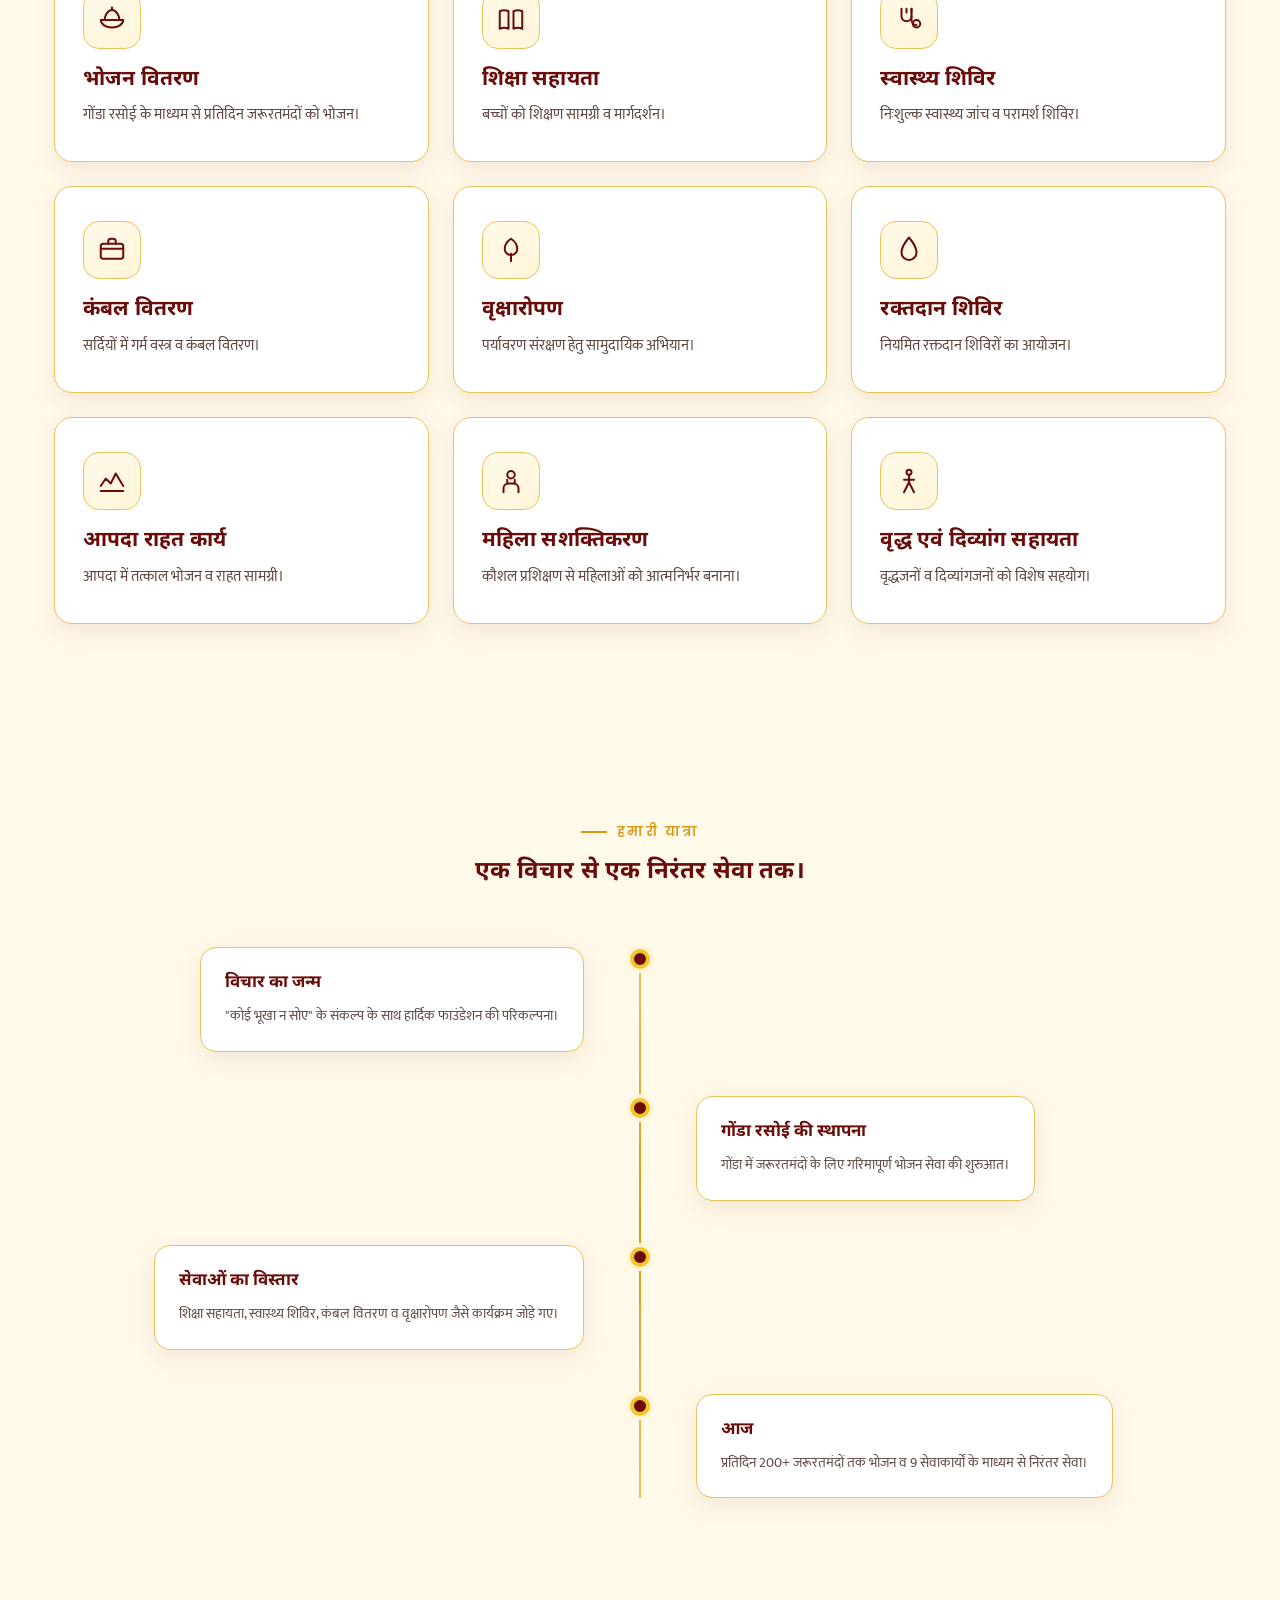
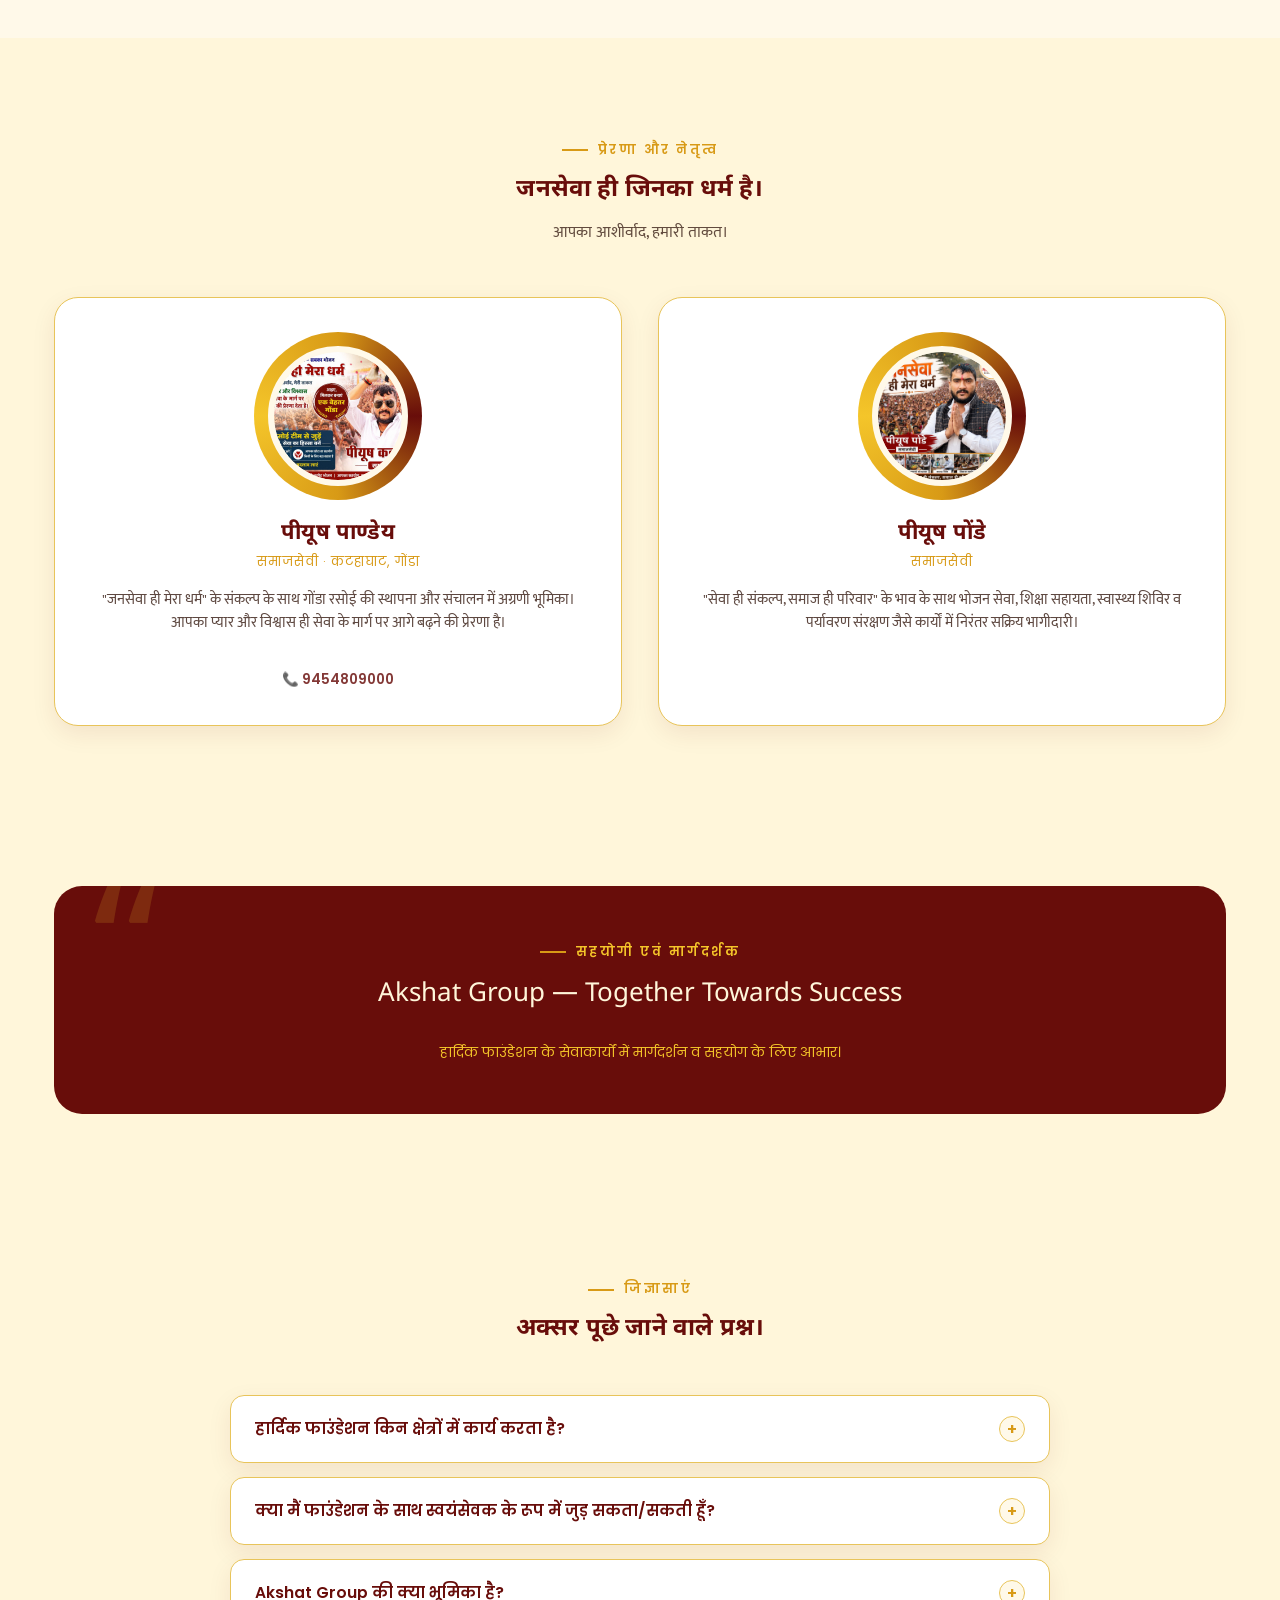
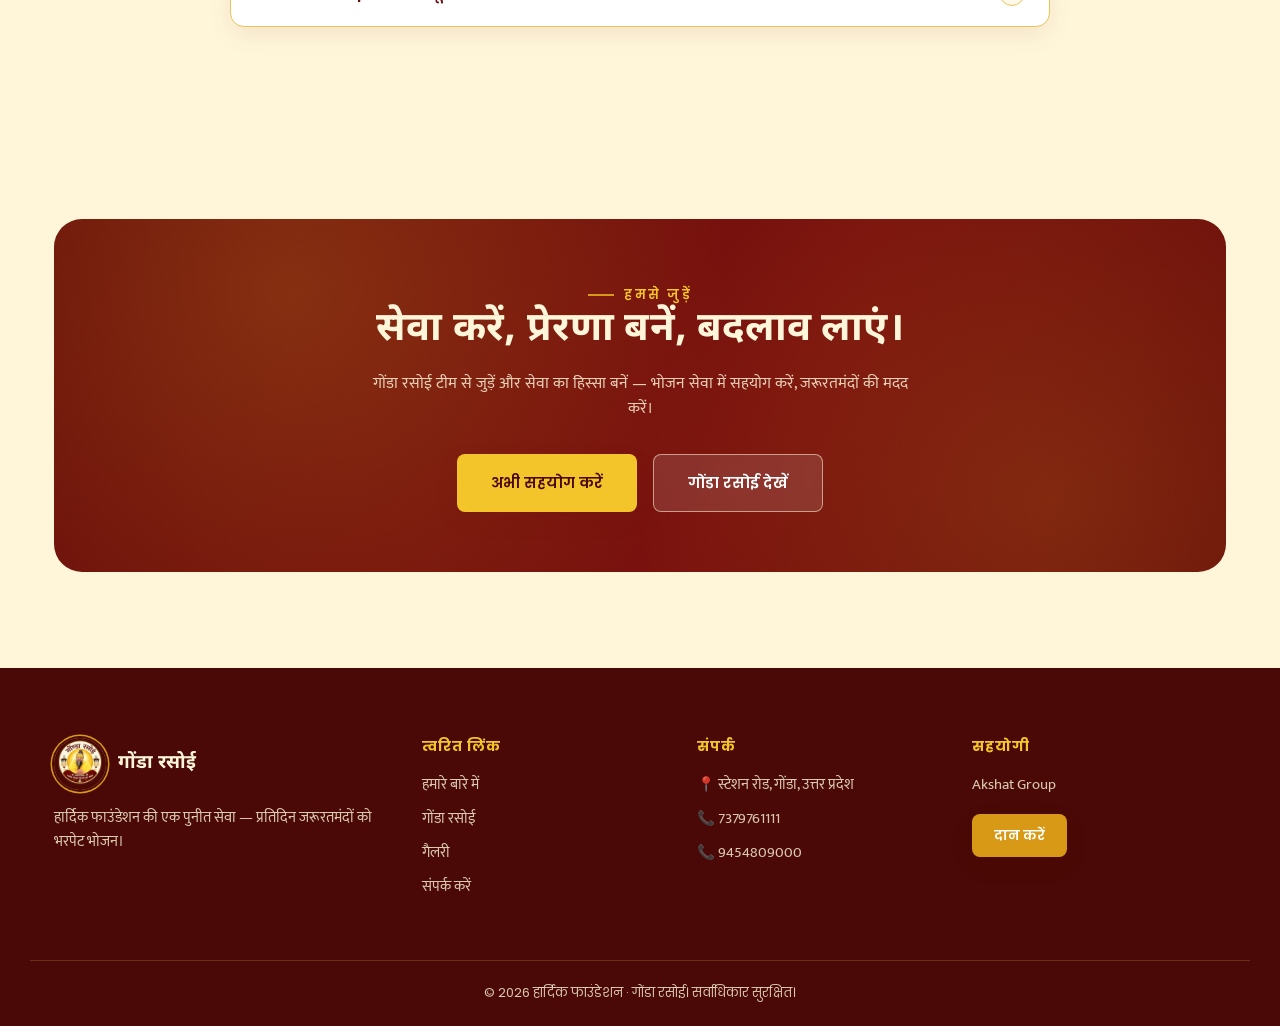
<file: about.html>
<!doctype html>
<html lang="hi">
<head>
<meta charset="utf-8">
<meta name="viewport" content="width=device-width,initial-scale=1">
<title>हमारे बारे में | हार्दिक फाउंडेशन — गोंडा रसोई</title>
<meta name="description" content="हार्दिक फाउंडेशन की कहानी, हमारे उद्देश्य और गोंडा रसोई के पीछे की टीम के बारे में जानें।">
<link rel="icon" href="assets/img/logo.webp">
<link rel="stylesheet" href="assets/css/style.css">
</head>
<body>

<div class="preloader">
  <div class="preloader-ring">
    <svg viewBox="0 0 80 80"><circle cx="40" cy="40" r="34"></circle></svg>
    <img src="assets/img/logo.webp" alt="">
  </div>
  <div class="preloader-text">गोंडा रसोई लोड हो रहा है…</div>
</div>
<div class="scroll-progress"></div>

<header class="site-header">
  <div class="header-inner">
    <a href="index.html" class="brand">
      <img src="assets/img/logo.webp" alt="गोंडा रसोई लोगो">
      <div><div class="brand-name">गोंडा रसोई</div><div class="brand-tag">Hardik Foundation</div></div>
    </a>
    <nav class="main-nav">
      <a href="index.html">होम</a>
      <a href="about.html" class="active">हमारे बारे में</a>
      <a href="gonda-rasoi.html">गोंडा रसोई</a>
      <a href="gallery.html">गैलरी</a>
      <a href="contact.html">संपर्क</a>
    </nav>
    <div class="nav-cta-wrap">
      <a href="contact.html" class="btn btn-primary btn-sm nav-cta">अभी सहयोग करें</a>
      <button class="hamburger" aria-label="मेनू खोलें"><span></span><span></span><span></span></button>
    </div>
  </div>
</header>

<section class="page-hero">
  <div class="container">
    <div class="breadcrumb">होम / हमारे बारे में</div>
    <div class="eyebrow" style="justify-content:center;">हमारी कहानी</div>
    <h1>सेवा ही हमारा धर्म,<br>मानवता ही हमारा कर्म।</h1>
    <p>हार्दिक फाउंडेशन गोंडा, उत्तर प्रदेश में समाज के कमज़ोर वर्गों की सहायता के लिए समर्पित एक सामाजिक संस्था है — जिसका उद्देश्य हर दिल तक मदद और हर चेहरे पर मुस्कान पहुँचाना है।</p>
  </div>
</section>

<main>

<!-- STORY -->
<section class="section">
  <div class="container split">
    <div class="reveal">
      <div class="eyebrow">हमारा उद्देश्य</div>
      <h2 style="margin-top:14px; font-size:clamp(26px,3.2vw,36px);">एक छोटा सा प्रयास, बड़ा बदलाव।</h2>
      <p style="margin-top:16px; opacity:.85;">"छोटा सा प्रयास, किसी के जीवन में बड़ा बदलाव ला सकता है" — इसी सोच के साथ हार्दिक फाउंडेशन की स्थापना हुई। सेवा, सहयोग और समर्पण के तीन स्तंभों पर खड़ी यह संस्था समाज के हर वर्ग तक मदद पहुँचाने के लिए प्रतिबद्ध है।</p>
      <div class="obj-list">
        <div class="obj-item reveal"><div class="obj-num">01</div><p>समाज के कमज़ोर वर्गों की सहायता</p></div>
        <div class="obj-item reveal" data-delay="60"><div class="obj-num">02</div><p>भूखे को भोजन, ज़रूरतमंद को सहयोग</p></div>
        <div class="obj-item reveal" data-delay="120"><div class="obj-num">03</div><p>शिक्षा, स्वास्थ्य, स्वच्छता और पर्यावरण के क्षेत्र में कार्य</p></div>
        <div class="obj-item reveal" data-delay="180"><div class="obj-num">04</div><p>मानवता और सामाजिक समरसता को बढ़ावा देना</p></div>
        <div class="obj-item reveal" data-delay="240"><div class="obj-num">05</div><p>आपदा एवं कठिन समय में हर संभव मदद</p></div>
      </div>
    </div>
    <div class="split-media reveal" data-delay="120">
      <img src="assets/img/hardik-poster.jpeg" alt="हार्दिक फाउंडेशन सेवा कार्य">
      <div class="frame-tag"><b>सेवा</b><span>सहयोग · समर्पण</span></div>
    </div>
  </div>
</section>

<!-- SERVICES GRID -->
<section class="section" style="background:var(--cream-light);">
  <div class="container">
    <div class="reveal" style="text-align:center; max-width:640px; margin:0 auto;">
      <div class="eyebrow" style="justify-content:center;">हमारे द्वारा संचालित</div>
      <h2 style="margin-top:14px;">प्रमुख सेवाकार्य।</h2>
    </div>
    <div class="pillar-grid">
      <div class="pillar-card reveal"><div class="pillar-icon"><svg class="svg-icon" viewBox="0 0 24 24"><path d="M3 12h18a9 6 0 0 1-9 6 9 6 0 0 1-9-6Z"/><path d="M6 12c0-3 2.5-8 6-8s6 5 6 8"/><path d="M12 4V2"/></svg></div><h3>भोजन वितरण</h3><p>गोंडा रसोई के माध्यम से प्रतिदिन जरूरतमंदों को भोजन।</p></div>
      <div class="pillar-card reveal" data-delay="40"><div class="pillar-icon"><svg class="svg-icon" viewBox="0 0 24 24"><path d="M3 5c2-1 5-1 7 0v14c-2-1-5-1-7 0V5Z"/><path d="M21 5c-2-1-5-1-7 0v14c2-1 5-1 7 0V5Z"/></svg></div><h3>शिक्षा सहायता</h3><p>बच्चों को शिक्षण सामग्री व मार्गदर्शन।</p></div>
      <div class="pillar-card reveal" data-delay="80"><div class="pillar-icon"><svg class="svg-icon" viewBox="0 0 24 24"><path d="M6 3v6a4 4 0 0 0 8 0V3"/><path d="M10 3v3M14 3v3"/><circle cx="18" cy="15" r="3"/><path d="M14 9v3a4 4 0 0 0 4 4"/></svg></div><h3>स्वास्थ्य शिविर</h3><p>निःशुल्क स्वास्थ्य जांच व परामर्श शिविर।</p></div>
      <div class="pillar-card reveal" data-delay="120"><div class="pillar-icon"><svg class="svg-icon" viewBox="0 0 24 24"><rect x="3" y="7" width="18" height="12" rx="2"/><path d="M3 11h18M9 7V5a2 2 0 0 1 2-2h2a2 2 0 0 1 2 2v2"/></svg></div><h3>कंबल वितरण</h3><p>सर्दियों में गर्म वस्त्र व कंबल वितरण।</p></div>
      <div class="pillar-card reveal" data-delay="160"><div class="pillar-icon"><svg class="svg-icon" viewBox="0 0 24 24"><path d="M12 3c3 2 5 5 5 8a5 5 0 0 1-10 0c0-3 2-6 5-8Z"/><path d="M12 21v-6"/></svg></div><h3>वृक्षारोपण</h3><p>पर्यावरण संरक्षण हेतु सामुदायिक अभियान।</p></div>
      <div class="pillar-card reveal" data-delay="200"><div class="pillar-icon"><svg class="svg-icon" viewBox="0 0 24 24"><path d="M12 2s6 7 6 12a6 6 0 0 1-12 0c0-5 6-12 6-12Z"/></svg></div><h3>रक्तदान शिविर</h3><p>नियमित रक्तदान शिविरों का आयोजन।</p></div>
      <div class="pillar-card reveal" data-delay="240"><div class="pillar-icon"><svg class="svg-icon" viewBox="0 0 24 24"><path d="M3 16l4-6 4 4 4-8 6 10"/><path d="M3 20h18"/></svg></div><h3>आपदा राहत कार्य</h3><p>आपदा में तत्काल भोजन व राहत सामग्री।</p></div>
      <div class="pillar-card reveal" data-delay="280"><div class="pillar-icon"><svg class="svg-icon" viewBox="0 0 24 24"><circle cx="12" cy="7" r="3"/><path d="M6 21v-3a4 4 0 0 1 4-4h4a4 4 0 0 1 4 4v3"/><path d="M9 14v-3M15 14v-3"/></svg></div><h3>महिला सशक्तिकरण</h3><p>कौशल प्रशिक्षण से महिलाओं को आत्मनिर्भर बनाना।</p></div>
      <div class="pillar-card reveal" data-delay="320"><div class="pillar-icon"><svg class="svg-icon" viewBox="0 0 24 24"><circle cx="12" cy="5" r="2"/><path d="M12 7v6l-4 8M12 13l4 8M8 11h8"/></svg></div><h3>वृद्ध एवं दिव्यांग सहायता</h3><p>वृद्धजनों व दिव्यांगजनों को विशेष सहयोग।</p></div>
    </div>
  </div>
</section>

<!-- JOURNEY -->
<section class="section" style="background:var(--cream-light);">
  <div class="container">
    <div class="reveal" style="text-align:center; max-width:640px; margin:0 auto;">
      <div class="eyebrow" style="justify-content:center;">हमारी यात्रा</div>
      <h2 style="margin-top:14px;">एक विचार से एक निरंतर सेवा तक।</h2>
    </div>
    <div class="journey">
      <div class="journey-item reveal">
        <div class="journey-dot"></div>
        <div class="journey-card"><b>विचार का जन्म</b><span>"कोई भूखा न सोए" के संकल्प के साथ हार्दिक फाउंडेशन की परिकल्पना।</span></div>
      </div>
      <div class="journey-item reveal" data-delay="80">
        <div class="journey-dot"></div>
        <div class="journey-card"><b>गोंडा रसोई की स्थापना</b><span>गोंडा में जरूरतमंदों के लिए गरिमापूर्ण भोजन सेवा की शुरुआत।</span></div>
      </div>
      <div class="journey-item reveal" data-delay="160">
        <div class="journey-dot"></div>
        <div class="journey-card"><b>सेवाओं का विस्तार</b><span>शिक्षा सहायता, स्वास्थ्य शिविर, कंबल वितरण व वृक्षारोपण जैसे कार्यक्रम जोड़े गए।</span></div>
      </div>
      <div class="journey-item reveal" data-delay="240">
        <div class="journey-dot"></div>
        <div class="journey-card"><b>आज</b><span>प्रतिदिन 200+ जरूरतमंदों तक भोजन व 9 सेवाकार्यों के माध्यम से निरंतर सेवा।</span></div>
      </div>
    </div>
  </div>
</section>

<!-- FOUNDERS -->
<section class="section">
  <div class="container">
    <div class="reveal" style="text-align:center; max-width:640px; margin:0 auto;">
      <div class="eyebrow" style="justify-content:center;">प्रेरणा और नेतृत्व</div>
      <h2 style="margin-top:14px;">जनसेवा ही जिनका धर्म है।</h2>
      <p style="margin-top:14px; opacity:.8;">आपका आशीर्वाद, हमारी ताकत।</p>
    </div>
    <div class="team-grid">
      <div class="team-card reveal">
        <div class="ring-frame"><div class="ring-inner" style="width:140px; height:140px;"><img src="assets/img/piyush-kathaghat.jpeg" alt="पीयूष पाण्डेय"></div></div>
        <h3>पीयूष पाण्डेय</h3>
        <div class="role">समाजसेवी · कटहाघाट, गोंडा</div>
        <p>"जनसेवा ही मेरा धर्म" के संकल्प के साथ गोंडा रसोई की स्थापना और संचालन में अग्रणी भूमिका। आपका प्यार और विश्वास ही सेवा के मार्ग पर आगे बढ़ने की प्रेरणा है।</p>
        <div class="obj-item" style="margin-top:18px; justify-content:center; box-shadow:none; border:none; background:transparent; padding:0;"><p style="font-family:var(--f-acc); font-size:13.5px; color:var(--maroon); font-weight:600;">📞 9454809000</p></div>
      </div>
      <div class="team-card reveal" data-delay="120">
        <div class="ring-frame"><div class="ring-inner" style="width:140px; height:140px;"><img src="assets/img/piyush-grid.jpeg" alt="पीयूष पोंडे"></div></div>
        <h3>पीयूष पोंडे</h3>
        <div class="role">समाजसेवी</div>
        <p>"सेवा ही संकल्प, समाज ही परिवार" के भाव के साथ भोजन सेवा, शिक्षा सहायता, स्वास्थ्य शिविर व पर्यावरण संरक्षण जैसे कार्यों में निरंतर सक्रिय भागीदारी।</p>
      </div>
    </div>
  </div>
</section>

<!-- PARTNER -->
<section class="section-tight">
  <div class="container">
    <div class="quote-block reveal" style="text-align:center; padding:50px 40px;">
      <div class="eyebrow" style="justify-content:center; color:var(--yellow); position:relative; z-index:1;">सहयोगी एवं मार्गदर्शक</div>
      <p style="margin-top:14px; font-size:26px;">Akshat Group — Together Towards Success</p>
      <div class="attrib">हार्दिक फाउंडेशन के सेवाकार्यों में मार्गदर्शन व सहयोग के लिए आभार।</div>
    </div>
  </div>
</section>

<!-- FAQ -->
<section class="section">
  <div class="container">
    <div class="reveal" style="text-align:center; max-width:640px; margin:0 auto;">
      <div class="eyebrow" style="justify-content:center;">जिज्ञासाएं</div>
      <h2 style="margin-top:14px;">अक्सर पूछे जाने वाले प्रश्न।</h2>
    </div>
    <div class="faq-list">
      <div class="faq-item reveal">
        <div class="faq-q"><span>हार्दिक फाउंडेशन किन क्षेत्रों में कार्य करता है?</span><span class="plus">+</span></div>
        <div class="faq-a"><p>भोजन वितरण, शिक्षा सहायता, स्वास्थ्य सेवा, पर्यावरण संरक्षण, आपदा राहत, महिला सशक्तिकरण व वृद्ध-दिव्यांग सहायता — कुल 9 प्रमुख सेवाकार्यों में।</p></div>
      </div>
      <div class="faq-item reveal" data-delay="60">
        <div class="faq-q"><span>क्या मैं फाउंडेशन के साथ स्वयंसेवक के रूप में जुड़ सकता/सकती हूँ?</span><span class="plus">+</span></div>
        <div class="faq-a"><p>बिल्कुल! हम हमेशा समर्पित स्वयंसेवकों का स्वागत करते हैं। संपर्क करें: 7379761111</p></div>
      </div>
      <div class="faq-item reveal" data-delay="120">
        <div class="faq-q"><span>Akshat Group की क्या भूमिका है?</span><span class="plus">+</span></div>
        <div class="faq-a"><p>Akshat Group हार्दिक फाउंडेशन के सेवाकार्यों में सहयोगी एवं मार्गदर्शक की भूमिका निभाता है।</p></div>
      </div>
    </div>
  </div>
</section>

<!-- CTA -->
<section class="section">
  <div class="container">
    <div class="cta-band reveal">
      <div class="eyebrow" style="justify-content:center; color:var(--yellow);">हमसे जुड़ें</div>
      <h2>सेवा करें, प्रेरणा बनें, बदलाव लाएं।</h2>
      <p>गोंडा रसोई टीम से जुड़ें और सेवा का हिस्सा बनें — भोजन सेवा में सहयोग करें, जरूरतमंदों की मदद करें।</p>
      <div class="cta-actions">
        <a href="contact.html" class="btn btn-primary" style="background:var(--yellow); color:var(--maroon-deep);">अभी सहयोग करें</a>
        <a href="gonda-rasoi.html" class="btn btn-ghost-light">गोंडा रसोई देखें</a>
      </div>
    </div>
  </div>
</section>
</main>

<footer class="site-footer">
  <div class="container footer-grid">
    <div>
      <div class="footer-brand"><img src="assets/img/logo.webp" alt="लोगो"><b>गोंडा रसोई</b></div>
      <p style="font-size:14.5px; line-height:1.7;">हार्दिक फाउंडेशन की एक पुनीत सेवा — प्रतिदिन जरूरतमंदों को भरपेट भोजन।</p>
    </div>
    <div><h4>त्वरित लिंक</h4><ul>
      <li><a href="about.html">हमारे बारे में</a></li>
      <li><a href="gonda-rasoi.html">गोंडा रसोई</a></li>
      <li><a href="gallery.html">गैलरी</a></li>
      <li><a href="contact.html">संपर्क करें</a></li>
    </ul></div>
    <div><h4>संपर्क</h4><ul>
      <li>📍 स्टेशन रोड, गोंडा, उत्तर प्रदेश</li>
      <li>📞 7379761111</li>
      <li>📞 9454809000</li>
    </ul></div>
    <div><h4>सहयोगी</h4><ul><li>Akshat Group</li></ul>
      <a href="contact.html" class="btn btn-primary btn-sm" style="margin-top:6px; background:var(--gold);">दान करें</a>
    </div>
  </div>
  <div class="footer-bottom container">© 2026 हार्दिक फाउंडेशन · गोंडा रसोई। सर्वाधिकार सुरक्षित।</div>
</footer>

<div class="fab-stack">
  <a href="https://wa.me/917379761111" target="_blank" rel="noopener" class="fab fab-wa"><svg class="fab-icon" viewBox="0 0 24 24" fill="currentColor"><path d="M12 2a10 10 0 0 0-8.5 15.2L2 22l4.9-1.4A10 10 0 1 0 12 2Zm0 18a8 8 0 0 1-4.1-1.1l-.3-.2-3 .8.8-2.9-.2-.3A8 8 0 1 1 20 12a8 8 0 0 1-8 8Zm4.4-5.9c-.2-.1-1.4-.7-1.6-.8-.2-.1-.4-.1-.5.1-.2.2-.6.8-.8 1-.1.1-.3.2-.5.1-.2-.1-1-.4-1.9-1.2-.7-.6-1.2-1.4-1.3-1.6-.1-.2 0-.4.1-.5l.4-.5c.1-.1.1-.3.1-.4 0-.1-.5-1.3-.7-1.7-.2-.5-.4-.4-.5-.4h-.5c-.2 0-.4.1-.6.3-.2.2-.8.8-.8 1.9 0 1.1.8 2.2.9 2.4.1.2 1.6 2.5 3.9 3.4.5.2 1 .4 1.3.5.5.2 1 .1 1.4.1.4-.1 1.4-.6 1.6-1.1.2-.5.2-1 .1-1.1-.1-.1-.2-.2-.5-.3Z"/></svg><span class="fab-label">WhatsApp</span></a>
  <a href="contact.html#donate" class="fab fab-donate"><svg class="fab-icon" viewBox="0 0 24 24" fill="none" stroke="currentColor" stroke-width="1.8"><path d="M20.8 8.6c0 5-8.8 10.4-8.8 10.4S3.2 13.6 3.2 8.6a4.6 4.6 0 0 1 8.8-1.8 4.6 4.6 0 0 1 8.8 1.8Z"/></svg><span class="fab-label">दान करें</span></a>
</div>

<div class="back-top">↑</div>
<script src="assets/js/script.js"></script>
</body>
</html>
</file>
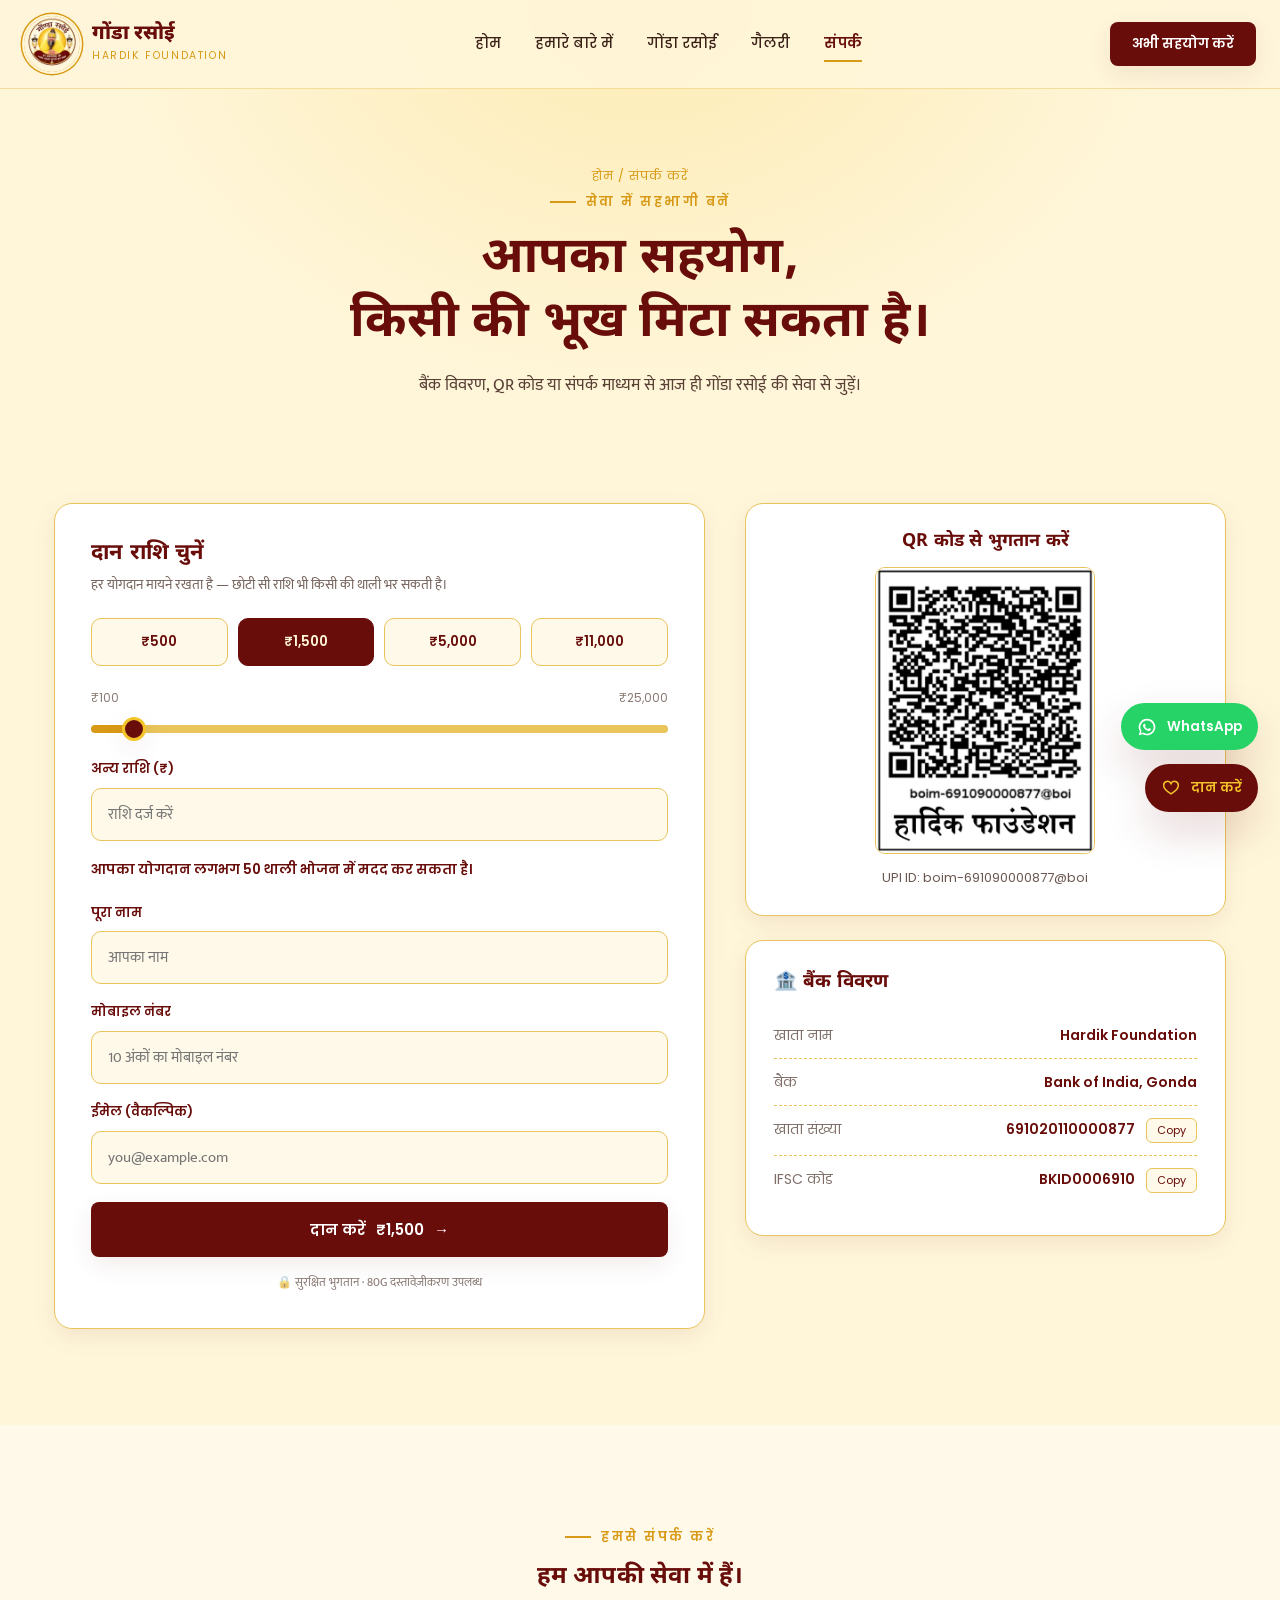
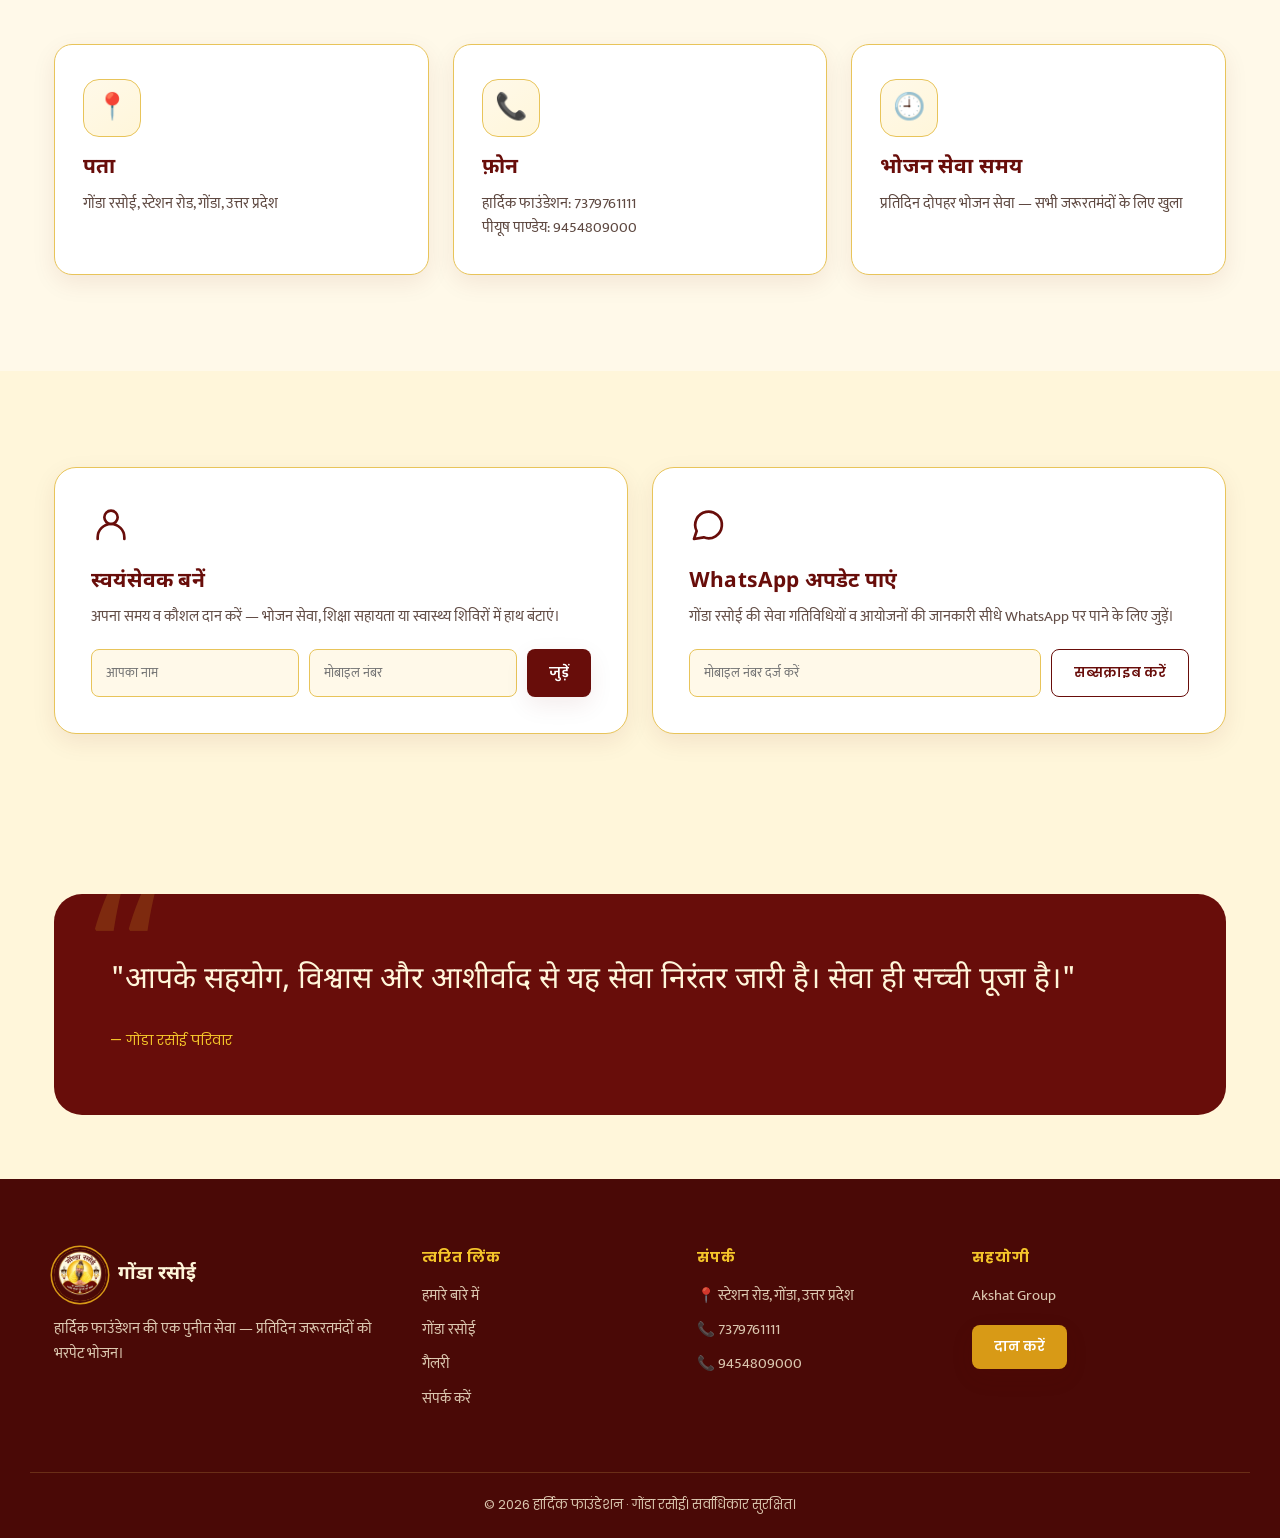
<file: contact.html>
<!doctype html>
<html lang="hi">
<head>
<meta charset="utf-8">
<meta name="viewport" content="width=device-width,initial-scale=1">
<title>संपर्क करें व दान करें | गोंडा रसोई — हार्दिक फाउंडेशन</title>
<meta name="description" content="गोंडा रसोई को दान करें — बैंक विवरण, QR कोड व संपर्क जानकारी। आपका सहयोग किसी की भूख मिटा सकता है।">
<link rel="icon" href="assets/img/logo.webp">
<link rel="stylesheet" href="assets/css/style.css">
</head>
<body>

<div class="preloader">
  <div class="preloader-ring">
    <svg viewBox="0 0 80 80"><circle cx="40" cy="40" r="34"></circle></svg>
    <img src="assets/img/logo.webp" alt="">
  </div>
  <div class="preloader-text">गोंडा रसोई लोड हो रहा है…</div>
</div>
<div class="scroll-progress"></div>

<header class="site-header">
  <div class="header-inner">
    <a href="index.html" class="brand">
      <img src="assets/img/logo.webp" alt="गोंडा रसोई लोगो">
      <div><div class="brand-name">गोंडा रसोई</div><div class="brand-tag">Hardik Foundation</div></div>
    </a>
    <nav class="main-nav">
      <a href="index.html">होम</a>
      <a href="about.html">हमारे बारे में</a>
      <a href="gonda-rasoi.html">गोंडा रसोई</a>
      <a href="gallery.html">गैलरी</a>
      <a href="contact.html" class="active">संपर्क</a>
    </nav>
    <div class="nav-cta-wrap">
      <a href="#donate" class="btn btn-primary btn-sm nav-cta">अभी सहयोग करें</a>
      <button class="hamburger" aria-label="मेनू खोलें"><span></span><span></span><span></span></button>
    </div>
  </div>
</header>

<section class="page-hero">
  <div class="container">
    <div class="breadcrumb">होम / संपर्क करें</div>
    <div class="eyebrow" style="justify-content:center;">सेवा में सहभागी बनें</div>
    <h1>आपका सहयोग,<br>किसी की भूख मिटा सकता है।</h1>
    <p>बैंक विवरण, QR कोड या संपर्क माध्यम से आज ही गोंडा रसोई की सेवा से जुड़ें।</p>
  </div>
</section>

<main>

<!-- DONATE -->
<section id="donate" class="section" style="padding-top:24px;">
  <div class="container" style="display:grid; grid-template-columns:1.15fr .85fr; gap:40px; align-items:start;">

    <div class="form-card reveal">
      <h3 style="font-size:22px; margin-bottom:6px;">दान राशि चुनें</h3>
      <p style="opacity:.7; font-size:14px; margin-bottom:22px;">हर योगदान मायने रखता है — छोटी सी राशि भी किसी की थाली भर सकती है।</p>
      <div class="amt-grid">
        <button class="amt-btn" data-value="500">₹500</button>
        <button class="amt-btn" data-value="1500">₹1,500</button>
        <button class="amt-btn" data-value="5000">₹5,000</button>
        <button class="amt-btn" data-value="11000">₹11,000</button>
      </div>
      <div class="range-wrap" style="margin-top:22px;">
        <div style="display:flex; justify-content:space-between; font-family:var(--f-acc); font-size:12px; opacity:.6; margin-bottom:8px;"><span>₹100</span><span>₹25,000</span></div>
        <input type="range" id="sevaRange" class="seva-range" min="100" max="25000" step="100" value="1500">
      </div>
      <div class="form-row" style="margin-top:18px;">
        <label>अन्य राशि (₹)</label>
        <input type="number" id="customAmount" placeholder="राशि दर्ज करें">
      </div>
      <p id="impactLine" style="font-family:var(--f-acc); font-size:13.5px; color:var(--maroon); font-weight:600; margin:6px 0 22px;"></p>

      <form id="donateForm">
        <div class="form-row"><label>पूरा नाम</label><input type="text" placeholder="आपका नाम" required></div>
        <div class="form-row"><label>मोबाइल नंबर</label><input type="tel" placeholder="10 अंकों का मोबाइल नंबर" required></div>
        <div class="form-row"><label>ईमेल (वैकल्पिक)</label><input type="email" placeholder="you@example.com"></div>
        <button type="submit" class="btn btn-primary" style="width:100%; justify-content:center;">
          दान करें <span id="donateAmountLabel">₹1,500</span> →
        </button>
        <div id="formMsg" class="hidden" style="margin-top:16px; background:var(--cream-light); border:1px solid var(--border-gold); border-radius:10px; padding:14px 16px; font-size:13.5px;"></div>
      </form>
      <p style="font-size:12px; opacity:.6; margin-top:16px; text-align:center;">🔒 सुरक्षित भुगतान · 80G दस्तावेज़ीकरण उपलब्ध</p>
    </div>

    <div style="display:grid; gap:24px;">
      <div class="qr-card reveal" data-delay="100">
        <h3 style="font-size:18px; margin-bottom:14px;">QR कोड से भुगतान करें</h3>
        <img src="assets/img/qr.jpeg" alt="हार्दिक फाउंडेशन QR कोड">
        <p style="font-family:var(--f-acc); font-size:13px; opacity:.75;">UPI ID: boim-691090000877@boi</p>
      </div>

      <div class="info-card reveal" data-delay="160">
        <h3>🏦 बैंक विवरण</h3>
        <div class="info-row"><span>खाता नाम</span><span>Hardik Foundation</span></div>
        <div class="info-row"><span>बैंक</span><span>Bank of India, Gonda</span></div>
        <div class="info-row"><span>खाता संख्या</span><span>691020110000877 <button class="copy-btn" data-copy="691020110000877">Copy</button></span></div>
        <div class="info-row"><span>IFSC कोड</span><span>BKID0006910 <button class="copy-btn" data-copy="BKID0006910">Copy</button></span></div>
      </div>
    </div>

  </div>
</section>

<!-- CONTACT INFO -->
<section class="section" style="background:var(--cream-light);">
  <div class="container">
    <div class="reveal" style="text-align:center; max-width:640px; margin:0 auto 20px;">
      <div class="eyebrow" style="justify-content:center;">हमसे संपर्क करें</div>
      <h2 style="margin-top:14px;">हम आपकी सेवा में हैं।</h2>
    </div>
    <div class="pillar-grid" style="grid-template-columns:repeat(3,1fr);">
      <div class="pillar-card reveal">
        <div class="pillar-icon">📍</div>
        <h3>पता</h3>
        <p>गोंडा रसोई, स्टेशन रोड, गोंडा, उत्तर प्रदेश</p>
      </div>
      <div class="pillar-card reveal" data-delay="80">
        <div class="pillar-icon">📞</div>
        <h3>फ़ोन</h3>
        <p>हार्दिक फाउंडेशन: 7379761111<br>पीयूष पाण्डेय: 9454809000</p>
      </div>
      <div class="pillar-card reveal" data-delay="160">
        <div class="pillar-icon">🕘</div>
        <h3>भोजन सेवा समय</h3>
        <p>प्रतिदिन दोपहर भोजन सेवा — सभी जरूरतमंदों के लिए खुला</p>
      </div>
    </div>
  </div>
</section>

<!-- VOLUNTEER / WHATSAPP -->
<section class="section">
  <div class="container">
    <div class="dual-cta">
      <div class="dual-card reveal">
        <svg class="svg-icon" viewBox="0 0 24 24"><circle cx="12" cy="8" r="4"/><path d="M4 21v-1a8 8 0 0 1 16 0v1"/></svg>
        <h3>स्वयंसेवक बनें</h3>
        <p>अपना समय व कौशल दान करें — भोजन सेवा, शिक्षा सहायता या स्वास्थ्य शिविरों में हाथ बंटाएं।</p>
        <form class="inline-form">
          <input type="text" placeholder="आपका नाम" required>
          <input type="tel" placeholder="मोबाइल नंबर" required>
          <button type="submit" class="btn btn-primary btn-sm">जुड़ें</button>
        </form>
      </div>
      <div class="dual-card reveal" data-delay="100">
        <svg class="svg-icon" viewBox="0 0 24 24" fill="none" stroke="currentColor"><path d="M3 21l1.6-4.8A8 8 0 1 1 8.8 20L3 21Z"/></svg>
        <h3>WhatsApp अपडेट पाएं</h3>
        <p>गोंडा रसोई की सेवा गतिविधियों व आयोजनों की जानकारी सीधे WhatsApp पर पाने के लिए जुड़ें।</p>
        <form class="inline-form">
          <input type="tel" placeholder="मोबाइल नंबर दर्ज करें" required>
          <button type="submit" class="btn btn-outline btn-sm">सब्सक्राइब करें</button>
        </form>
      </div>
    </div>
  </div>
</section>

<!-- QUOTE -->
<section class="section-tight">
  <div class="container">
    <div class="quote-block reveal">
      <p>"आपके सहयोग, विश्वास और आशीर्वाद से यह सेवा निरंतर जारी है। सेवा ही सच्ची पूजा है।"</p>
      <div class="attrib">— गोंडा रसोई परिवार</div>
    </div>
  </div>
</section>
</main>

<footer class="site-footer">
  <div class="container footer-grid">
    <div>
      <div class="footer-brand"><img src="assets/img/logo.webp" alt="लोगो"><b>गोंडा रसोई</b></div>
      <p style="font-size:14.5px; line-height:1.7;">हार्दिक फाउंडेशन की एक पुनीत सेवा — प्रतिदिन जरूरतमंदों को भरपेट भोजन।</p>
    </div>
    <div><h4>त्वरित लिंक</h4><ul>
      <li><a href="about.html">हमारे बारे में</a></li>
      <li><a href="gonda-rasoi.html">गोंडा रसोई</a></li>
      <li><a href="gallery.html">गैलरी</a></li>
      <li><a href="contact.html">संपर्क करें</a></li>
    </ul></div>
    <div><h4>संपर्क</h4><ul>
      <li>📍 स्टेशन रोड, गोंडा, उत्तर प्रदेश</li>
      <li>📞 7379761111</li>
      <li>📞 9454809000</li>
    </ul></div>
    <div><h4>सहयोगी</h4><ul><li>Akshat Group</li></ul>
      <a href="#donate" class="btn btn-primary btn-sm" style="margin-top:6px; background:var(--gold);">दान करें</a>
    </div>
  </div>
  <div class="footer-bottom container">© 2026 हार्दिक फाउंडेशन · गोंडा रसोई। सर्वाधिकार सुरक्षित।</div>
</footer>

<div class="fab-stack">
  <a href="https://wa.me/917379761111" target="_blank" rel="noopener" class="fab fab-wa"><svg class="fab-icon" viewBox="0 0 24 24" fill="currentColor"><path d="M12 2a10 10 0 0 0-8.5 15.2L2 22l4.9-1.4A10 10 0 1 0 12 2Zm0 18a8 8 0 0 1-4.1-1.1l-.3-.2-3 .8.8-2.9-.2-.3A8 8 0 1 1 20 12a8 8 0 0 1-8 8Zm4.4-5.9c-.2-.1-1.4-.7-1.6-.8-.2-.1-.4-.1-.5.1-.2.2-.6.8-.8 1-.1.1-.3.2-.5.1-.2-.1-1-.4-1.9-1.2-.7-.6-1.2-1.4-1.3-1.6-.1-.2 0-.4.1-.5l.4-.5c.1-.1.1-.3.1-.4 0-.1-.5-1.3-.7-1.7-.2-.5-.4-.4-.5-.4h-.5c-.2 0-.4.1-.6.3-.2.2-.8.8-.8 1.9 0 1.1.8 2.2.9 2.4.1.2 1.6 2.5 3.9 3.4.5.2 1 .4 1.3.5.5.2 1 .1 1.4.1.4-.1 1.4-.6 1.6-1.1.2-.5.2-1 .1-1.1-.1-.1-.2-.2-.5-.3Z"/></svg><span class="fab-label">WhatsApp</span></a>
  <a href="contact.html#donate" class="fab fab-donate"><svg class="fab-icon" viewBox="0 0 24 24" fill="none" stroke="currentColor" stroke-width="1.8"><path d="M20.8 8.6c0 5-8.8 10.4-8.8 10.4S3.2 13.6 3.2 8.6a4.6 4.6 0 0 1 8.8-1.8 4.6 4.6 0 0 1 8.8 1.8Z"/></svg><span class="fab-label">दान करें</span></a>
</div>

<div class="back-top">↑</div>
<script src="assets/js/script.js"></script>
</body>
</html>
</file>
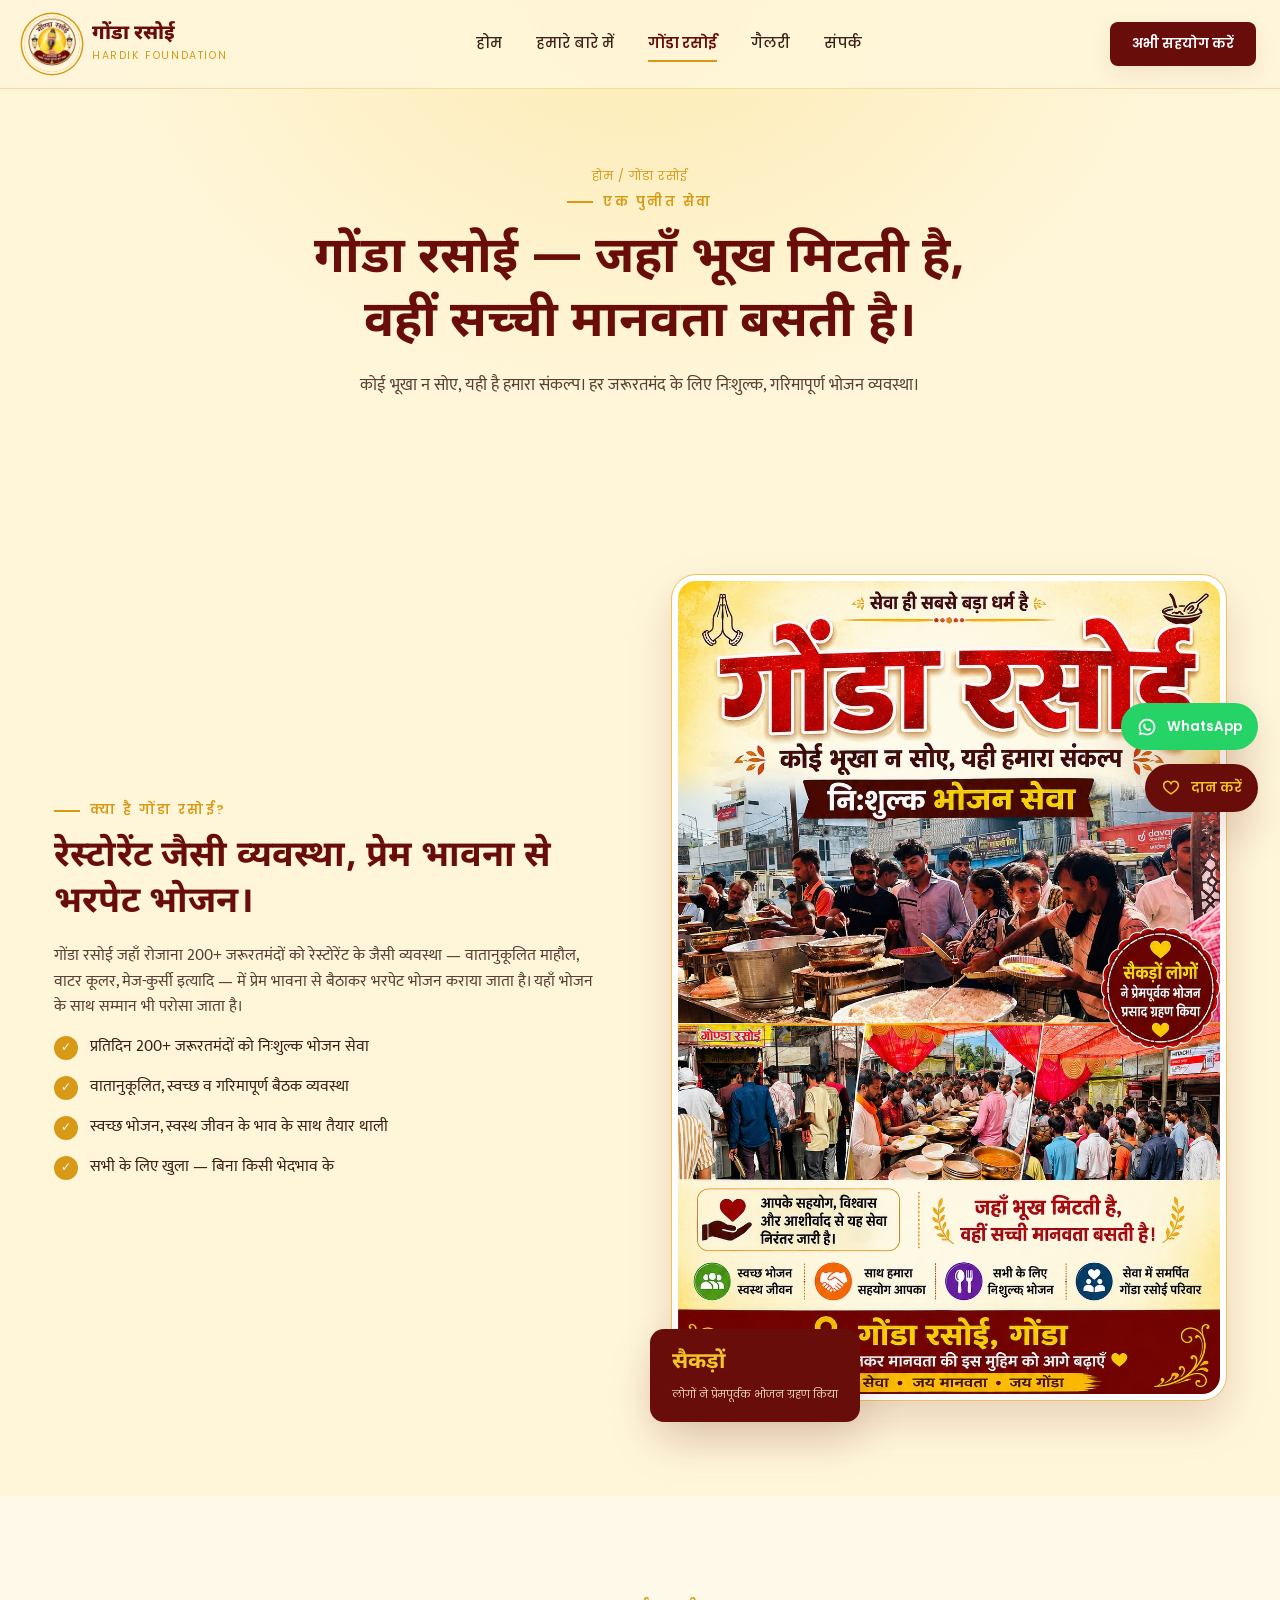
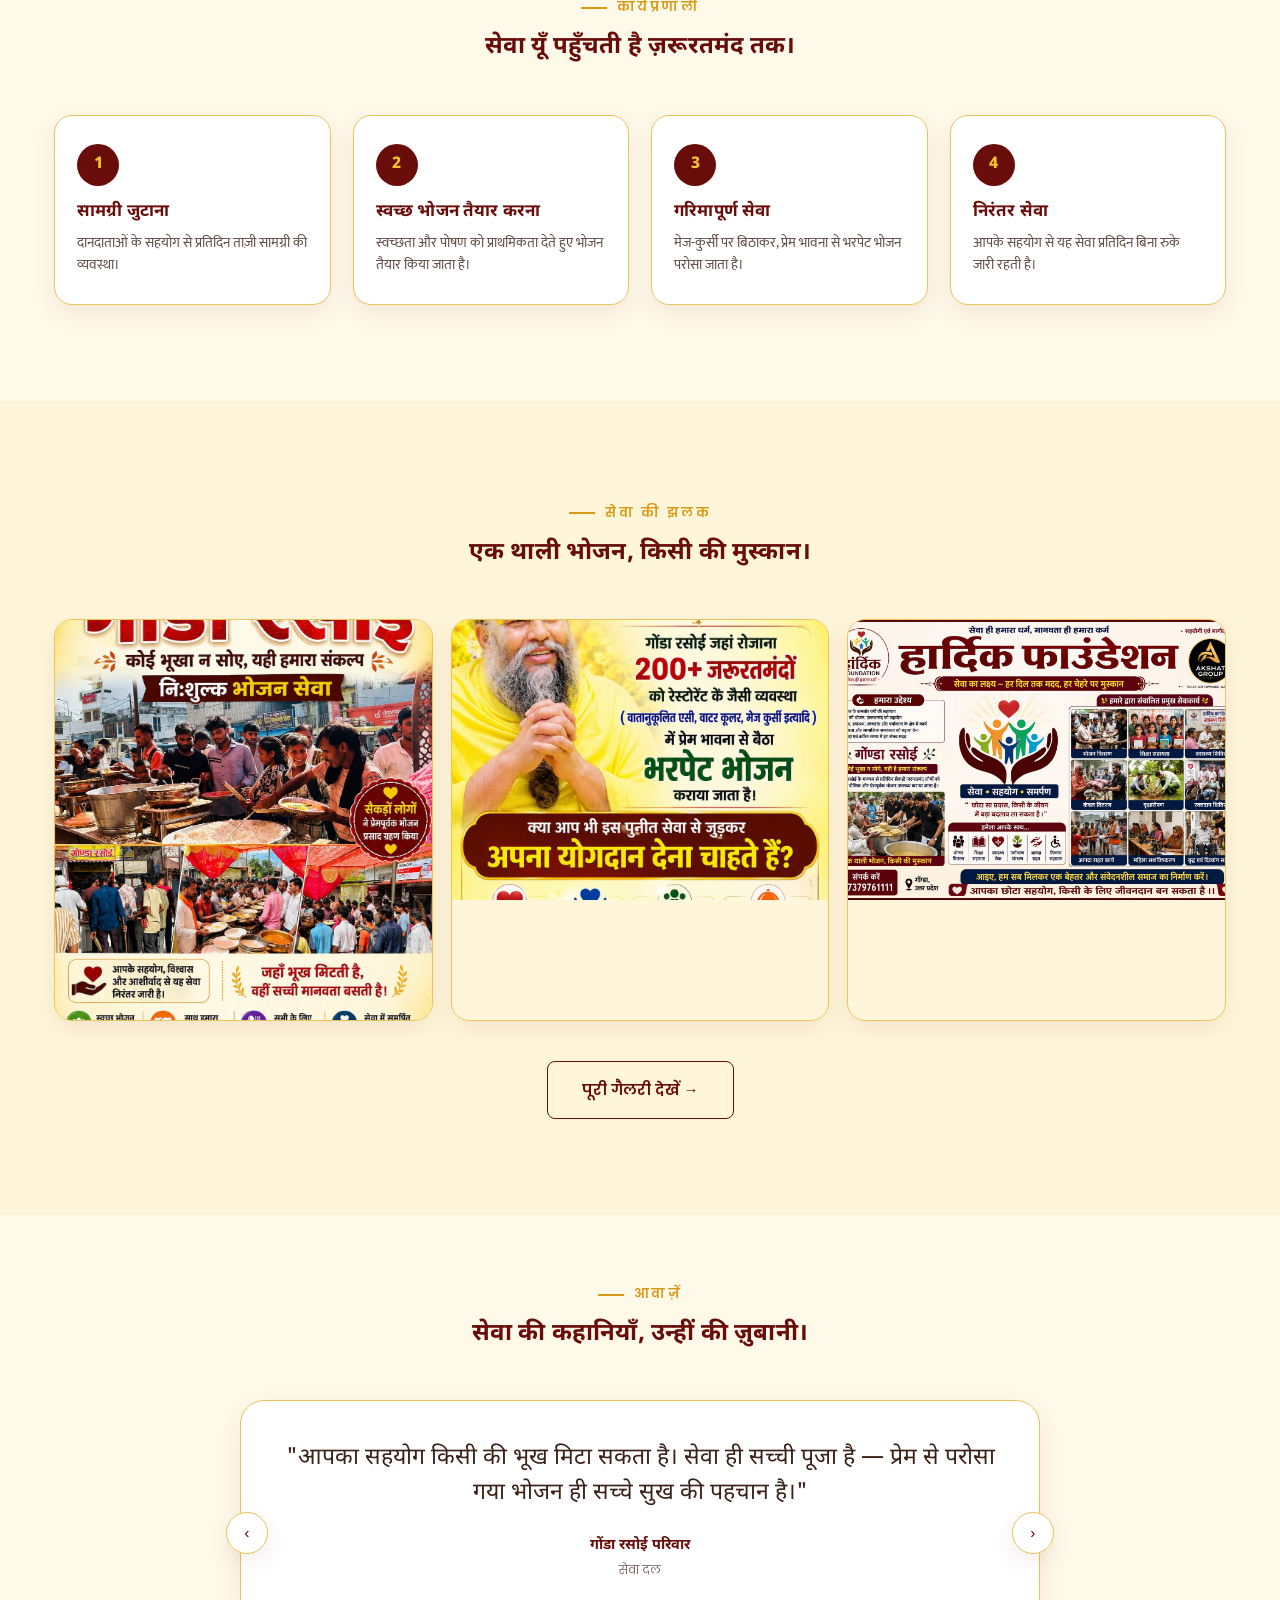
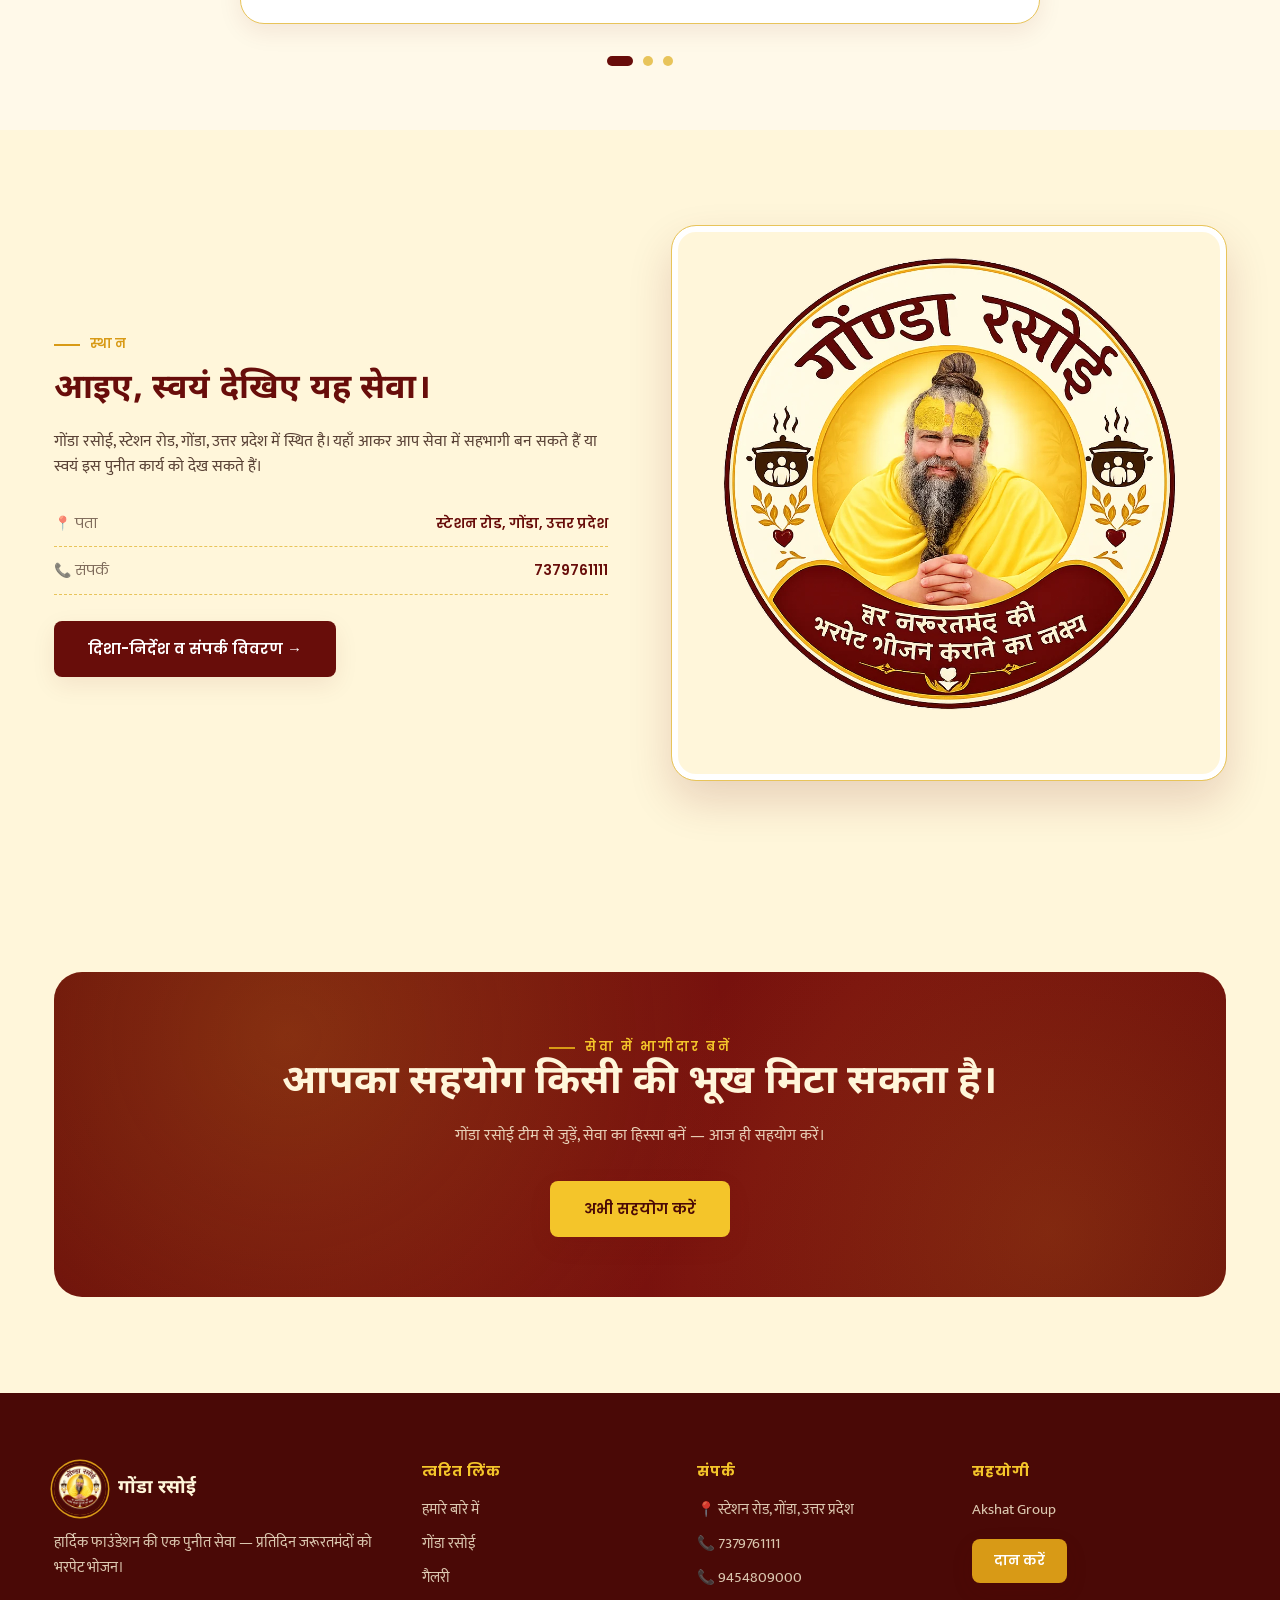
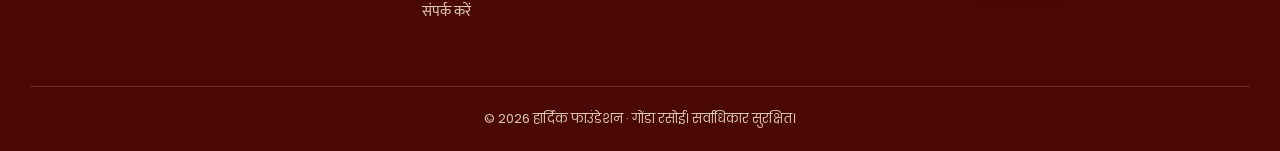
<file: gonda-rasoi.html>
<!doctype html>
<html lang="hi">
<head>
<meta charset="utf-8">
<meta name="viewport" content="width=device-width,initial-scale=1">
<title>गोंडा रसोई — एक पुनीत सेवा | हार्दिक फाउंडेशन</title>
<meta name="description" content="गोंडा रसोई — प्रतिदिन 200+ जरूरतमंदों को रेस्टोरेंट जैसी व्यवस्था में भरपेट भोजन। जानें यह सेवा कैसे काम करती है।">
<link rel="icon" href="assets/img/logo.webp">
<link rel="stylesheet" href="assets/css/style.css">
</head>
<body>

<div class="preloader">
  <div class="preloader-ring">
    <svg viewBox="0 0 80 80"><circle cx="40" cy="40" r="34"></circle></svg>
    <img src="assets/img/logo.webp" alt="">
  </div>
  <div class="preloader-text">गोंडा रसोई लोड हो रहा है…</div>
</div>
<div class="scroll-progress"></div>

<header class="site-header">
  <div class="header-inner">
    <a href="index.html" class="brand">
      <img src="assets/img/logo.webp" alt="गोंडा रसोई लोगो">
      <div><div class="brand-name">गोंडा रसोई</div><div class="brand-tag">Hardik Foundation</div></div>
    </a>
    <nav class="main-nav">
      <a href="index.html">होम</a>
      <a href="about.html">हमारे बारे में</a>
      <a href="gonda-rasoi.html" class="active">गोंडा रसोई</a>
      <a href="gallery.html">गैलरी</a>
      <a href="contact.html">संपर्क</a>
    </nav>
    <div class="nav-cta-wrap">
      <a href="contact.html" class="btn btn-primary btn-sm nav-cta">अभी सहयोग करें</a>
      <button class="hamburger" aria-label="मेनू खोलें"><span></span><span></span><span></span></button>
    </div>
  </div>
</header>

<section class="page-hero">
  <div class="container">
    <div class="breadcrumb">होम / गोंडा रसोई</div>
    <div class="eyebrow" style="justify-content:center;">एक पुनीत सेवा</div>
    <h1>गोंडा रसोई — जहाँ भूख मिटती है,<br>वहीं सच्ची मानवता बसती है।</h1>
    <p>कोई भूखा न सोए, यही है हमारा संकल्प। हर जरूरतमंद के लिए निःशुल्क, गरिमापूर्ण भोजन व्यवस्था।</p>
  </div>
</section>

<main>

<!-- OVERVIEW -->
<section class="section">
  <div class="container split">
    <div class="reveal">
      <div class="eyebrow">क्या है गोंडा रसोई?</div>
      <h2 style="margin-top:14px; font-size:clamp(26px,3.2vw,36px);">रेस्टोरेंट जैसी व्यवस्था, प्रेम भावना से भरपेट भोजन।</h2>
      <p style="margin-top:16px; opacity:.85;">गोंडा रसोई जहाँ रोजाना 200+ जरूरतमंदों को रेस्टोरेंट के जैसी व्यवस्था — वातानुकूलित माहौल, वाटर कूलर, मेज-कुर्सी इत्यादि — में प्रेम भावना से बैठाकर भरपेट भोजन कराया जाता है। यहाँ भोजन के साथ सम्मान भी परोसा जाता है।</p>
      <ul class="check-list">
        <li>प्रतिदिन 200+ जरूरतमंदों को निःशुल्क भोजन सेवा</li>
        <li>वातानुकूलित, स्वच्छ व गरिमापूर्ण बैठक व्यवस्था</li>
        <li>स्वच्छ भोजन, स्वस्थ जीवन के भाव के साथ तैयार थाली</li>
        <li>सभी के लिए खुला — बिना किसी भेदभाव के</li>
      </ul>
    </div>
    <div class="split-media reveal" data-delay="120">
      <img src="assets/img/serving-crowd.jpeg" alt="गोंडा रसोई भोजन सेवा">
      <div class="frame-tag"><b>सैकड़ों</b><span>लोगों ने प्रेमपूर्वक भोजन ग्रहण किया</span></div>
    </div>
  </div>
</section>

<!-- HOW IT WORKS -->
<section class="section" style="background:var(--cream-light);">
  <div class="container">
    <div class="reveal" style="text-align:center; max-width:640px; margin:0 auto;">
      <div class="eyebrow" style="justify-content:center;">कार्यप्रणाली</div>
      <h2 style="margin-top:14px;">सेवा यूँ पहुँचती है ज़रूरतमंद तक।</h2>
    </div>
    <div class="steps-row">
      <div class="step reveal"><div class="step-num">1</div><h4>सामग्री जुटाना</h4><p>दानदाताओं के सहयोग से प्रतिदिन ताज़ी सामग्री की व्यवस्था।</p></div>
      <div class="step reveal" data-delay="60"><div class="step-num">2</div><h4>स्वच्छ भोजन तैयार करना</h4><p>स्वच्छता और पोषण को प्राथमिकता देते हुए भोजन तैयार किया जाता है।</p></div>
      <div class="step reveal" data-delay="120"><div class="step-num">3</div><h4>गरिमापूर्ण सेवा</h4><p>मेज-कुर्सी पर बिठाकर, प्रेम भावना से भरपेट भोजन परोसा जाता है।</p></div>
      <div class="step reveal" data-delay="180"><div class="step-num">4</div><h4>निरंतर सेवा</h4><p>आपके सहयोग से यह सेवा प्रतिदिन बिना रुके जारी रहती है।</p></div>
    </div>
  </div>
</section>

<!-- GALLERY STRIP -->
<section class="section">
  <div class="container">
    <div class="reveal" style="text-align:center; max-width:640px; margin:0 auto;">
      <div class="eyebrow" style="justify-content:center;">सेवा की झलक</div>
      <h2 style="margin-top:14px;">एक थाली भोजन, किसी की मुस्कान।</h2>
    </div>
    <div class="gallery-grid">
      <div class="gallery-item tall reveal" data-lightbox="assets/img/serving-crowd.jpeg" data-caption="गोंडा रसोई में भोजन वितरण">
        <img src="assets/img/serving-crowd.jpeg" alt="भोजन वितरण"><div class="gallery-cap">भोजन वितरण — गोंडा रसोई</div>
      </div>
      <div class="gallery-item reveal" data-delay="60" data-lightbox="assets/img/rasoi-elegant.jpeg" data-caption="गोंडा रसोई — एक पुनीत सेवा">
        <img src="assets/img/rasoi-elegant.jpeg" alt="गोंडा रसोई"><div class="gallery-cap">एक पुनीत सेवा</div>
      </div>
      <div class="gallery-item reveal" data-delay="120" data-lightbox="assets/img/hardik-poster.jpeg" data-caption="हार्दिक फाउंडेशन सेवाकार्य">
        <img src="assets/img/hardik-poster.jpeg" alt="सेवाकार्य"><div class="gallery-cap">हमारे सेवाकार्य</div>
      </div>
    </div>
    <div style="text-align:center; margin-top:40px;">
      <a href="gallery.html" class="btn btn-outline">पूरी गैलरी देखें →</a>
    </div>
  </div>
</section>

<!-- TESTIMONIALS -->
<section class="section-tight" style="background:var(--cream-light);">
  <div class="container">
    <div class="reveal" style="text-align:center; max-width:640px; margin:0 auto;">
      <div class="eyebrow" style="justify-content:center;">आवाज़ें</div>
      <h2 style="margin-top:14px;">सेवा की कहानियाँ, उन्हीं की ज़ुबानी।</h2>
    </div>
    <div class="tcarousel reveal">
      <button class="tcarousel-arrow prev">‹</button>
      <button class="tcarousel-arrow next">›</button>
      <div class="tcarousel-track">
        <div class="tcard active">
          <div class="tcard-inner">
            <p>"आपका सहयोग किसी की भूख मिटा सकता है। सेवा ही सच्ची पूजा है — प्रेम से परोसा गया भोजन ही सच्चे सुख की पहचान है।"</p>
            <div class="tcard-person"><div><b>गोंडा रसोई परिवार</b><span>सेवा दल</span></div></div>
          </div>
        </div>
        <div class="tcard">
          <div class="tcard-inner">
            <p>"जहाँ भूख मिटती है, वहीं सच्ची मानवता बसती है। सैकड़ों लोगों ने यहाँ प्रेमपूर्वक भोजन प्रसाद ग्रहण किया है।"</p>
            <div class="tcard-person"><div><b>सेवा स्वयंसेवक</b><span>गोंडा रसोई</span></div></div>
          </div>
        </div>
        <div class="tcard">
          <div class="tcard-inner">
            <p>"स्वच्छ भोजन, स्वस्थ जीवन — यही हमारा भाव है। आइए, मिलकर मानवता की इस मुहिम को आगे बढ़ाएँ।"</p>
            <div class="tcard-person"><div><b>पीयूष पाण्डेय</b><span>समाजसेवी, कटहाघाट गोंडा</span></div></div>
          </div>
        </div>
      </div>
      <div class="tcarousel-nav">
        <button class="active"></button><button></button><button></button>
      </div>
    </div>
  </div>
</section>

<!-- LOCATION -->
<section class="section">
  <div class="container split reverse">
    <div class="split-media reveal">
      <img src="assets/img/logo.webp" alt="गोंडा रसोई लोगो" style="border-radius:24px;">
    </div>
    <div class="reveal" data-delay="120">
      <div class="eyebrow">स्थान</div>
      <h2 style="margin-top:14px; font-size:clamp(24px,3vw,34px);">आइए, स्वयं देखिए यह सेवा।</h2>
      <p style="margin-top:16px; opacity:.85;">गोंडा रसोई, स्टेशन रोड, गोंडा, उत्तर प्रदेश में स्थित है। यहाँ आकर आप सेवा में सहभागी बन सकते हैं या स्वयं इस पुनीत कार्य को देख सकते हैं।</p>
      <div class="info-row" style="margin-top:20px;"><span>📍 पता</span><span>स्टेशन रोड, गोंडा, उत्तर प्रदेश</span></div>
      <div class="info-row"><span>📞 संपर्क</span><span>7379761111</span></div>
      <a href="contact.html" class="btn btn-primary" style="margin-top:26px;">दिशा-निर्देश व संपर्क विवरण →</a>
    </div>
  </div>
</section>

<!-- CTA -->
<section class="section">
  <div class="container">
    <div class="cta-band reveal">
      <div class="eyebrow" style="justify-content:center; color:var(--yellow);">सेवा में भागीदार बनें</div>
      <h2>आपका सहयोग किसी की भूख मिटा सकता है।</h2>
      <p>गोंडा रसोई टीम से जुड़ें, सेवा का हिस्सा बनें — आज ही सहयोग करें।</p>
      <div class="cta-actions">
        <a href="contact.html" class="btn btn-primary" style="background:var(--yellow); color:var(--maroon-deep);">अभी सहयोग करें</a>
      </div>
    </div>
  </div>
</section>
</main>

<footer class="site-footer">
  <div class="container footer-grid">
    <div>
      <div class="footer-brand"><img src="assets/img/logo.webp" alt="लोगो"><b>गोंडा रसोई</b></div>
      <p style="font-size:14.5px; line-height:1.7;">हार्दिक फाउंडेशन की एक पुनीत सेवा — प्रतिदिन जरूरतमंदों को भरपेट भोजन।</p>
    </div>
    <div><h4>त्वरित लिंक</h4><ul>
      <li><a href="about.html">हमारे बारे में</a></li>
      <li><a href="gonda-rasoi.html">गोंडा रसोई</a></li>
      <li><a href="gallery.html">गैलरी</a></li>
      <li><a href="contact.html">संपर्क करें</a></li>
    </ul></div>
    <div><h4>संपर्क</h4><ul>
      <li>📍 स्टेशन रोड, गोंडा, उत्तर प्रदेश</li>
      <li>📞 7379761111</li>
      <li>📞 9454809000</li>
    </ul></div>
    <div><h4>सहयोगी</h4><ul><li>Akshat Group</li></ul>
      <a href="contact.html" class="btn btn-primary btn-sm" style="margin-top:6px; background:var(--gold);">दान करें</a>
    </div>
  </div>
  <div class="footer-bottom container">© 2026 हार्दिक फाउंडेशन · गोंडा रसोई। सर्वाधिकार सुरक्षित।</div>
</footer>

<div class="fab-stack">
  <a href="https://wa.me/917379761111" target="_blank" rel="noopener" class="fab fab-wa"><svg class="fab-icon" viewBox="0 0 24 24" fill="currentColor"><path d="M12 2a10 10 0 0 0-8.5 15.2L2 22l4.9-1.4A10 10 0 1 0 12 2Zm0 18a8 8 0 0 1-4.1-1.1l-.3-.2-3 .8.8-2.9-.2-.3A8 8 0 1 1 20 12a8 8 0 0 1-8 8Zm4.4-5.9c-.2-.1-1.4-.7-1.6-.8-.2-.1-.4-.1-.5.1-.2.2-.6.8-.8 1-.1.1-.3.2-.5.1-.2-.1-1-.4-1.9-1.2-.7-.6-1.2-1.4-1.3-1.6-.1-.2 0-.4.1-.5l.4-.5c.1-.1.1-.3.1-.4 0-.1-.5-1.3-.7-1.7-.2-.5-.4-.4-.5-.4h-.5c-.2 0-.4.1-.6.3-.2.2-.8.8-.8 1.9 0 1.1.8 2.2.9 2.4.1.2 1.6 2.5 3.9 3.4.5.2 1 .4 1.3.5.5.2 1 .1 1.4.1.4-.1 1.4-.6 1.6-1.1.2-.5.2-1 .1-1.1-.1-.1-.2-.2-.5-.3Z"/></svg><span class="fab-label">WhatsApp</span></a>
  <a href="contact.html#donate" class="fab fab-donate"><svg class="fab-icon" viewBox="0 0 24 24" fill="none" stroke="currentColor" stroke-width="1.8"><path d="M20.8 8.6c0 5-8.8 10.4-8.8 10.4S3.2 13.6 3.2 8.6a4.6 4.6 0 0 1 8.8-1.8 4.6 4.6 0 0 1 8.8 1.8Z"/></svg><span class="fab-label">दान करें</span></a>
</div>

<div class="back-top">↑</div>
<script src="assets/js/script.js"></script>
</body>
</html>
</file>
<file: assets/css/style.css>
/* ==========================================================================
   GONDA RASOI — Design System
   Primary Maroon #680D0A · Gold #D89A16 · Yellow #F4C52A · Cream #FFF6DA
   ========================================================================== */

@import url('https://fonts.googleapis.com/css2?family=Noto+Sans+Devanagari:wght@500;600;700;800&family=Mukta:wght@400;500;600;700&family=Poppins:wght@400;500;600;700;800&display=swap');

:root{
  --maroon:#680D0A;
  --maroon-deep:#4a0906;
  --gold:#D89A16;
  --gold-soft:#e8b752;
  --yellow:#F4C52A;
  --cream:#FFF6DA;
  --cream-light:#FFF9E9;
  --text:#3B2118;
  --white:#FFFFFF;
  --border-gold:#E8C45A;

  --f-head:'Noto Sans Devanagari', serif;
  --f-body:'Mukta', sans-serif;
  --f-acc:'Poppins', sans-serif;

  --shadow-soft: 0 8px 25px rgba(104,13,10,.08);
  --shadow-lift: 0 20px 45px rgba(104,13,10,.16);
  --radius: 18px;
}

*{box-sizing:border-box; margin:0; padding:0;}
.hidden{display:none !important;}
html{scroll-behavior:smooth;}
body{
  font-family:var(--f-body);
  background:var(--cream);
  color:var(--text);
  overflow-x:hidden;
  line-height:1.6;
}
img{max-width:100%; display:block;}
a{color:inherit; text-decoration:none;}
ul{list-style:none;}
button{font-family:inherit; cursor:pointer; border:none;}
::selection{background:var(--yellow); color:var(--maroon-deep);}

h1,h2,h3,h4{
  font-family:var(--f-head);
  font-weight:700;
  color:var(--maroon);
  line-height:1.28;
  letter-spacing:.2px;
}
.eyebrow{
  font-family:var(--f-acc);
  font-weight:600;
  font-size:13px;
  letter-spacing:2.5px;
  text-transform:uppercase;
  color:var(--gold);
  display:inline-flex;
  align-items:center;
  gap:10px;
}
.eyebrow::before{content:"";width:26px;height:2px;background:var(--gold);display:inline-block;}

.container{max-width:1220px; margin:0 auto; padding:0 24px;}
.section{padding:96px 0;}
.section-tight{padding:64px 0;}
@media(max-width:768px){
  .section{padding:64px 0;}
  .section-tight{padding:44px 0;}
}

/* ---------- Buttons ---------- */
.btn{
  position:relative;
  display:inline-flex;
  align-items:center;
  gap:10px;
  padding:16px 34px;
  border-radius:8px;
  font-family:var(--f-acc);
  font-weight:600;
  font-size:15px;
  overflow:hidden;
  transition:transform .35s cubic-bezier(.2,.8,.2,1), box-shadow .35s;
  z-index:1;
  white-space:nowrap;
}
.btn-primary{background:var(--maroon); color:var(--white); box-shadow:var(--shadow-soft);}
.btn-primary::before{
  content:"";
  position:absolute; inset:0;
  background:linear-gradient(100deg, transparent 20%, rgba(255,255,255,.35) 40%, transparent 60%);
  transform:translateX(-120%);
  transition:transform .7s ease;
  z-index:-1;
}
.btn-primary:hover::before{transform:translateX(120%);}
.btn-primary:hover{background:var(--gold); transform:translateY(-3px); box-shadow:var(--shadow-lift);}
.btn-outline{
  background:transparent; color:var(--maroon); border:1.5px solid var(--maroon);
}
.btn-outline:hover{background:var(--maroon); color:var(--white); transform:translateY(-3px);}
.btn-ghost-light{background:rgba(255,255,255,.12); color:var(--white); border:1.5px solid rgba(255,246,218,.55); backdrop-filter:blur(4px);}
.btn-ghost-light:hover{background:rgba(255,246,218,.18); transform:translateY(-3px);}
.btn-sm{padding:11px 22px; font-size:13.5px;}

/* ---------- Header ---------- */
.site-header{
  position:fixed; top:0; left:0; right:0; z-index:999;
  background:rgba(255,246,218,.9);
  backdrop-filter:blur(10px);
  border-bottom:1px solid rgba(232,196,90,.5);
  transition:padding .35s ease, box-shadow .35s ease;
}
.site-header.scrolled{box-shadow:0 6px 24px rgba(104,13,10,.09);}
.header-inner{
  display:flex; align-items:center; justify-content:space-between;
  padding:16px 24px; max-width:1280px; margin:0 auto;
  transition:padding .35s ease;
}
.site-header.scrolled .header-inner{padding:9px 24px;}
.brand{display:flex; align-items:center; gap:12px;}
.brand img{height:56px; width:56px; border-radius:50%; transition:height .35s ease, width .35s ease;
  box-shadow:0 0 0 2px var(--cream), 0 0 0 3.5px var(--gold);}
.site-header.scrolled .brand img{height:44px; width:44px;}
.brand-name{font-family:var(--f-head); font-weight:800; font-size:20px; color:var(--maroon); line-height:1.1;}
.brand-tag{font-family:var(--f-acc); font-size:10.5px; letter-spacing:1.6px; color:var(--gold); text-transform:uppercase; margin-top:3px;}

.main-nav{display:flex; align-items:center; gap:34px;}
.main-nav a{
  font-family:var(--f-acc); font-weight:500; font-size:14.5px; color:var(--text);
  position:relative; padding:6px 0;
}
.main-nav a::after{
  content:""; position:absolute; left:0; bottom:0; width:0; height:2px; background:var(--gold);
  transition:width .3s ease;
}
.main-nav a:hover{color:var(--maroon);}
.main-nav a:hover::after, .main-nav a.active::after{width:100%;}
.main-nav a.active{color:var(--maroon); font-weight:600;}
.nav-cta-wrap{display:flex; align-items:center; gap:22px;}
.hamburger{display:none; flex-direction:column; gap:5px; width:30px; z-index:1001;}
.hamburger span{height:2.5px; background:var(--maroon); border-radius:2px; transition:.35s;}

@media(max-width:960px){
  .main-nav{
    position:fixed; inset:0 0 0 auto; width:78%; max-width:340px; height:100vh;
    background:var(--maroon); flex-direction:column; justify-content:center; align-items:flex-start;
    padding:40px; gap:26px; transform:translateX(100%); transition:transform .45s cubic-bezier(.2,.8,.2,1);
  }
  .main-nav.open{transform:translateX(0);}
  .main-nav a{color:var(--cream); font-size:19px;}
  .main-nav a::after{background:var(--yellow);}
  .hamburger{display:flex;}
  .nav-cta{display:none;}
}
.hamburger.active span:nth-child(1){transform:rotate(45deg) translate(6px,6px);}
.hamburger.active span:nth-child(2){opacity:0;}
.hamburger.active span:nth-child(3){transform:rotate(-45deg) translate(6px,-6px);}

/* ---------- Ticker ---------- */
.ticker-bar{background:var(--maroon); color:var(--cream); overflow:hidden; padding:10px 0; position:relative;}
.ticker-track{display:flex; gap:60px; white-space:nowrap; animation:tickerScroll 28s linear infinite; width:max-content;}
.ticker-track span{font-family:var(--f-acc); font-size:13px; letter-spacing:.4px; display:inline-flex; align-items:center; gap:10px;}
.ticker-track span::before{content:"◆"; color:var(--yellow); font-size:9px;}
@keyframes tickerScroll{from{transform:translateX(0);} to{transform:translateX(-50%);}}

/* ---------- Ring frame (signature element) ---------- */
.ring-frame{
  position:relative; border-radius:50%; padding:14px; width:fit-content;
  background:conic-gradient(from 180deg, var(--gold), var(--yellow), var(--gold), var(--maroon), var(--gold));
}
.ring-frame .ring-inner{
  border-radius:50%; overflow:hidden; background:var(--cream-light);
  border:6px solid var(--cream-light);
}
.ring-frame img{border-radius:50%; object-fit:cover; width:100%; height:100%;}
.ring-glow{position:absolute; inset:-40px; border-radius:50%; background:radial-gradient(circle, rgba(244,197,42,.35), transparent 68%); z-index:-1; filter:blur(6px);}

/* ---------- Divider / toran ---------- */
.toran{display:flex; align-items:center; justify-content:center; gap:16px; margin:8px 0 0;}
.toran::before, .toran::after{content:""; height:1px; width:70px; background:linear-gradient(90deg, transparent, var(--border-gold));}
.toran::after{background:linear-gradient(90deg, var(--border-gold), transparent);}
.toran-dot{width:9px; height:9px; border-radius:50%; background:var(--gold); position:relative;}
.toran-dot::before{content:"❖"; position:absolute; inset:-9px; display:flex; align-items:center; justify-content:center; color:var(--gold); font-size:16px;}

/* ---------- Hero ---------- */
.hero{
  position:relative; padding:168px 0 100px; overflow:hidden;
  background:
    radial-gradient(ellipse at 78% 18%, rgba(244,197,42,.28), transparent 55%),
    radial-gradient(ellipse at 10% 90%, rgba(216,154,22,.22), transparent 50%),
    var(--cream);
}
.hero-grid{display:grid; grid-template-columns:1.15fr .85fr; gap:60px; align-items:center;}
@media(max-width:960px){.hero-grid{grid-template-columns:1fr; text-align:center;} .hero-visual{order:-1; margin:0 auto;}}
.hero h1{font-size:clamp(34px,4.6vw,58px); margin-top:18px;}
.hero h1 .hl{color:var(--gold); position:relative; white-space:nowrap;}
.hero p.lead{font-size:18px; color:var(--text); opacity:.88; max-width:560px; margin-top:22px;}
@media(max-width:960px){.hero p.lead{margin-inline:auto;}}
.hero-actions{display:flex; gap:16px; margin-top:38px; flex-wrap:wrap;}
@media(max-width:960px){.hero-actions{justify-content:center;}}
.hero-visual{width:min(390px, 78vw);}
.hero-badge{
  position:absolute; background:var(--white); border:1.5px solid var(--border-gold); border-radius:16px;
  padding:14px 18px; box-shadow:var(--shadow-lift); font-family:var(--f-acc); display:flex; align-items:center; gap:12px;
  animation:floatY 4.5s ease-in-out infinite;
}
.hero-badge b{display:block; font-family:var(--f-head); color:var(--maroon); font-size:20px;}
.hero-badge span{font-size:11.5px; color:var(--text); opacity:.7;}
.hero-badge.b1{bottom:-6px; left:-30px; animation-delay:.4s;}
.hero-badge.b2{top:6%; right:-8%; animation-delay:1.1s;}
@media(max-width:960px){.hero-badge{position:static; margin:14px auto 0; animation:none; width:fit-content;}}
@keyframes floatY{0%,100%{transform:translateY(0);}50%{transform:translateY(-12px);}}

.trust-row{display:flex; gap:30px; flex-wrap:wrap; margin-top:38px; font-family:var(--f-acc); font-size:13px; color:var(--text); opacity:.75;}
@media(max-width:960px){.trust-row{justify-content:center;}}
.trust-row span{display:inline-flex; align-items:center; gap:7px;}
.trust-row span::before{content:"✓"; color:var(--gold); font-weight:700;}

/* ---------- Stats ---------- */
.stats-grid{display:grid; grid-template-columns:repeat(4,1fr); gap:20px; margin-top:50px;}
@media(max-width:860px){.stats-grid{grid-template-columns:repeat(2,1fr);}}
.stat-card{
  background:var(--white); border:1px solid var(--border-gold); border-radius:var(--radius);
  padding:30px 22px; text-align:center; box-shadow:var(--shadow-soft);
  transition:transform .35s ease, box-shadow .35s ease;
}
.stat-card:hover{transform:translateY(-8px); box-shadow:var(--shadow-lift);}
.stat-num{font-family:var(--f-head); font-weight:800; font-size:42px; color:var(--maroon);}
.stat-num span{color:var(--gold);}
.stat-label{font-family:var(--f-acc); font-size:13.5px; color:var(--text); opacity:.75; margin-top:6px;}

/* ---------- Cards / grids ---------- */
.pillar-grid{display:grid; grid-template-columns:repeat(3,1fr); gap:24px; margin-top:52px;}
@media(max-width:900px){.pillar-grid{grid-template-columns:repeat(2,1fr);}}
@media(max-width:600px){.pillar-grid{grid-template-columns:1fr;}}
.pillar-card{
  background:var(--white); border:1px solid var(--border-gold); border-radius:var(--radius);
  padding:34px 28px; position:relative; overflow:hidden; box-shadow:var(--shadow-soft);
  transition:transform .4s cubic-bezier(.2,.8,.2,1), box-shadow .4s;
}
.pillar-card::before{content:""; position:absolute; top:0; left:0; height:4px; width:0; background:linear-gradient(90deg,var(--gold),var(--yellow)); transition:width .5s ease;}
.pillar-card:hover::before{width:100%;}
.pillar-card:hover{transform:translateY(-10px); box-shadow:var(--shadow-lift);}
.pillar-icon{
  width:58px; height:58px; border-radius:16px; display:grid; place-items:center; font-size:26px;
  background:linear-gradient(145deg, var(--cream-light), var(--cream)); border:1px solid var(--border-gold); color:var(--maroon);
  margin-bottom:18px;
}
.pillar-card h3{font-size:21px; margin-bottom:10px;}
.pillar-card p{color:var(--text); opacity:.82; font-size:15px;}

/* ---------- Split / feature sections ---------- */
.split{display:grid; grid-template-columns:1fr 1fr; gap:64px; align-items:center;}
@media(max-width:900px){.split{grid-template-columns:1fr; gap:36px;}}
.split.reverse .split-media{order:2;}
@media(max-width:900px){.split.reverse .split-media{order:-1;}}
.split-media{position:relative;}
.split-media img{border-radius:24px; box-shadow:var(--shadow-lift); border:6px solid var(--white); outline:1px solid var(--border-gold);}
.split-media .frame-tag{
  position:absolute; bottom:-22px; left:-22px; background:var(--maroon); color:var(--cream);
  padding:16px 22px; border-radius:14px; font-family:var(--f-acc); box-shadow:var(--shadow-lift);
}
@media(max-width:520px){.split-media .frame-tag{left:8px; bottom:-16px; padding:12px 16px;}}
.frame-tag b{font-family:var(--f-head); display:block; font-size:22px; color:var(--yellow);}
.frame-tag span{font-size:11px; opacity:.85;}

.check-list li{display:flex; align-items:flex-start; gap:12px; margin-top:14px; font-size:15.5px;}
.check-list li::before{
  content:"✓"; flex:none; width:24px; height:24px; border-radius:50%; background:var(--gold); color:var(--white);
  display:grid; place-items:center; font-size:12px; margin-top:2px;
}

/* ---------- Quote / testimonial ---------- */
.quote-block{
  background:var(--maroon); color:var(--cream); border-radius:28px; padding:64px 56px; position:relative; overflow:hidden;
}
.quote-block::before{content:"“"; position:absolute; top:-10px; left:26px; font-family:var(--f-head); font-size:180px; color:rgba(244,197,42,.16); line-height:1;}
.quote-block p{font-family:var(--f-head); font-size:clamp(21px,2.4vw,30px); position:relative; z-index:1; line-height:1.5;}
.quote-block .attrib{margin-top:26px; font-family:var(--f-acc); color:var(--yellow); font-size:14px;}

/* ---------- Timeline (objectives) ---------- */
.obj-list{display:grid; gap:16px; margin-top:10px;}
.obj-item{
  display:flex; gap:18px; align-items:flex-start; background:var(--white); border:1px solid var(--border-gold);
  border-radius:16px; padding:20px 22px; box-shadow:var(--shadow-soft);
}
.obj-num{font-family:var(--f-head); font-weight:800; font-size:22px; color:var(--gold); flex:none;}
.obj-item p{font-size:15.5px;}

/* ---------- CTA band ---------- */
.cta-band{
  background:linear-gradient(120deg, var(--maroon) 0%, #7a120e 60%, var(--maroon) 100%);
  border-radius:28px; padding:60px 50px; text-align:center; position:relative; overflow:hidden;
}
.cta-band::after{
  content:""; position:absolute; inset:0;
  background:radial-gradient(circle at 20% 20%, rgba(244,197,42,.18), transparent 45%),
             radial-gradient(circle at 85% 80%, rgba(244,197,42,.14), transparent 40%);
}
.cta-band > *{position:relative; z-index:1;}
.cta-band h2{color:var(--cream); font-size:clamp(26px,3.4vw,40px);}
.cta-band p{color:var(--cream); opacity:.82; max-width:560px; margin:14px auto 0;}
.cta-actions{display:flex; gap:16px; justify-content:center; margin-top:32px; flex-wrap:wrap;}

/* ---------- Gallery ---------- */
.gallery-grid{display:grid; grid-template-columns:repeat(3,1fr); gap:18px; margin-top:50px;}
@media(max-width:860px){.gallery-grid{grid-template-columns:repeat(2,1fr);}}
@media(max-width:520px){.gallery-grid{grid-template-columns:1fr;}}
.gallery-item{
  position:relative; border-radius:18px; overflow:hidden; cursor:pointer; box-shadow:var(--shadow-soft);
  border:1px solid var(--border-gold);
}
.gallery-item img{width:100%; height:280px; object-fit:cover; transition:transform .6s ease;}
.gallery-item:hover img{transform:scale(1.08);}
.gallery-cap{
  position:absolute; inset:auto 0 0 0; padding:18px 20px; color:var(--cream);
  background:linear-gradient(0deg, rgba(104,13,10,.92), transparent);
  font-family:var(--f-acc); font-size:13.5px; font-weight:500;
  transform:translateY(8px); opacity:0; transition:.4s ease;
}
.gallery-item:hover .gallery-cap{transform:translateY(0); opacity:1;}
.gallery-item.tall img{height:400px;}

.lightbox{
  position:fixed; inset:0; background:rgba(20,6,4,.92); z-index:1200; display:none;
  align-items:center; justify-content:center; padding:30px;
}
.lightbox.active{display:flex;}
.lightbox img{max-width:min(880px,92vw); max-height:86vh; border-radius:12px; border:3px solid var(--gold);}
.lightbox-close{position:absolute; top:26px; right:34px; color:var(--cream); font-size:34px; cursor:pointer; font-family:var(--f-acc);}

/* ---------- Contact / donate ---------- */
.info-card{
  background:var(--white); border:1px solid var(--border-gold); border-radius:var(--radius);
  padding:30px 28px; box-shadow:var(--shadow-soft);
}
.info-card h3{font-size:19px; margin-bottom:16px; display:flex; align-items:center; gap:10px;}
.info-row{display:flex; justify-content:space-between; gap:14px; padding:12px 0; border-bottom:1px dashed var(--border-gold); font-family:var(--f-acc); font-size:14px;}
.info-row:last-child{border-bottom:none;}
.info-row span:first-child{opacity:.65;}
.info-row span:last-child{font-weight:600; color:var(--maroon); text-align:right;}
.copy-btn{background:var(--cream-light); border:1px solid var(--border-gold); border-radius:6px; padding:3px 10px; font-size:11px; font-family:var(--f-acc); color:var(--maroon); margin-left:8px;}
.copy-btn:hover{background:var(--yellow);}

.qr-card{
  background:var(--white); border:1.5px solid var(--border-gold); border-radius:var(--radius);
  padding:26px; text-align:center; box-shadow:var(--shadow-soft);
}
.qr-card img{width:100%; max-width:220px; margin:0 auto 14px; border-radius:10px; border:1px solid var(--border-gold);}

.form-card{background:var(--white); border:1px solid var(--border-gold); border-radius:var(--radius); padding:36px; box-shadow:var(--shadow-soft);}
.form-row{margin-bottom:18px;}
.form-row label{display:block; font-family:var(--f-acc); font-size:13px; font-weight:600; margin-bottom:8px; color:var(--maroon);}
.form-row input, .form-row textarea, .form-row select{
  width:100%; border:1.5px solid var(--border-gold); border-radius:10px; padding:13px 16px;
  font-family:var(--f-body); font-size:15px; background:var(--cream-light); color:var(--text);
  transition:border-color .25s, box-shadow .25s;
}
.form-row input:focus, .form-row textarea:focus, .form-row select:focus{
  outline:none; border-color:var(--gold); box-shadow:0 0 0 3px rgba(216,154,22,.18);
}
.amt-grid{display:grid; grid-template-columns:repeat(4,1fr); gap:10px;}
@media(max-width:520px){.amt-grid{grid-template-columns:repeat(2,1fr);}}
.amt-btn{
  border:1.5px solid var(--border-gold); background:var(--cream-light); border-radius:10px; padding:13px 8px;
  font-family:var(--f-acc); font-weight:600; color:var(--maroon); transition:.25s;
}
.amt-btn.active, .amt-btn:hover{background:var(--maroon); color:var(--cream); border-color:var(--maroon);}

/* ---------- Founder / team ---------- */
.team-grid{display:grid; grid-template-columns:repeat(2,1fr); gap:36px; margin-top:52px;}
@media(max-width:760px){.team-grid{grid-template-columns:1fr;}}
.team-card{background:var(--white); border:1px solid var(--border-gold); border-radius:24px; padding:34px; text-align:center; box-shadow:var(--shadow-soft);}
.team-card .ring-frame{margin:0 auto 20px;}
.team-card h3{font-size:22px;}
.team-card .role{font-family:var(--f-acc); color:var(--gold); font-size:13px; letter-spacing:1px; text-transform:uppercase; margin-top:4px;}
.team-card p{margin-top:16px; font-size:14.5px; opacity:.82;}

/* ---------- Steps ---------- */
.steps-row{display:grid; grid-template-columns:repeat(4,1fr); gap:22px; margin-top:52px; position:relative;}
@media(max-width:900px){.steps-row{grid-template-columns:repeat(2,1fr);}}
@media(max-width:560px){.steps-row{grid-template-columns:1fr;}}
.step{background:var(--white); border:1px solid var(--border-gold); border-radius:18px; padding:28px 22px; box-shadow:var(--shadow-soft); position:relative;}
.step-num{
  width:42px; height:42px; border-radius:50%; background:var(--maroon); color:var(--yellow);
  display:grid; place-items:center; font-family:var(--f-head); font-weight:800; margin-bottom:16px;
}
.step h4{font-size:17px; color:var(--maroon); font-family:var(--f-head);}
.step p{font-size:14px; opacity:.8; margin-top:8px;}

/* ---------- Footer ---------- */
.site-footer{background:var(--maroon-deep); color:rgba(255,246,218,.8); padding:70px 0 0;}
.footer-grid{display:grid; grid-template-columns:1.4fr 1fr 1fr 1.1fr; gap:44px;}
@media(max-width:860px){.footer-grid{grid-template-columns:1fr 1fr; row-gap:36px;}}
@media(max-width:560px){.footer-grid{grid-template-columns:1fr;}}
.footer-brand{display:flex; align-items:center; gap:12px; margin-bottom:16px;}
.footer-brand img{height:52px; width:52px; border-radius:50%; box-shadow:0 0 0 2px var(--maroon-deep),0 0 0 3.5px var(--gold);}
.footer-brand b{font-family:var(--f-head); color:var(--cream); font-size:19px;}
.site-footer h4{color:var(--yellow); font-family:var(--f-acc); font-size:14px; letter-spacing:1px; text-transform:uppercase; margin-bottom:18px;}
.site-footer li{margin-bottom:11px; font-size:14.5px;}
.site-footer a:hover{color:var(--yellow);}
.footer-bottom{border-top:1px solid rgba(232,196,90,.2); margin-top:50px; padding:22px 0; text-align:center; font-size:13px; font-family:var(--f-acc);}

/* ---------- Reveal on scroll ---------- */
.reveal{opacity:0; transform:translateY(34px); transition:opacity .8s cubic-bezier(.2,.8,.2,1), transform .8s cubic-bezier(.2,.8,.2,1);}
.reveal.in{opacity:1; transform:translateY(0);}
.reveal-stagger.in > *{animation:none;}
@media(prefers-reduced-motion:reduce){
  .reveal{opacity:1; transform:none; transition:none;}
  .ticker-track{animation:none;}
  .hero-badge{animation:none;}
}

/* page hero (inner pages) */
.page-hero{
  padding:158px 0 80px; text-align:center; position:relative; overflow:hidden;
  background:radial-gradient(ellipse at 50% 0%, rgba(244,197,42,.22), transparent 60%), var(--cream);
}
.page-hero h1{font-size:clamp(32px,4.4vw,50px); margin-top:16px;}
.page-hero p{max-width:600px; margin:16px auto 0; opacity:.85; font-size:16.5px;}
.breadcrumb{font-family:var(--f-acc); font-size:12.5px; color:var(--gold); letter-spacing:1px; margin-top:8px;}

.back-top{
  position:fixed; bottom:26px; right:26px; width:48px; height:48px; border-radius:50%; background:var(--maroon);
  color:var(--yellow); display:grid; place-items:center; box-shadow:var(--shadow-lift); z-index:400;
  opacity:0; pointer-events:none; transition:.35s;
}
.back-top.show{opacity:1; pointer-events:auto;}

.decor-diya{position:absolute; font-size:26px; opacity:.5; animation:flicker 3s ease-in-out infinite;}
@keyframes flicker{0%,100%{opacity:.35; transform:scale(1);}50%{opacity:.7; transform:scale(1.08);}}

/* ==========================================================================
   ADVANCED ADD-ONS
   ========================================================================== */

/* ---------- Preloader ---------- */
.preloader{
  position:fixed; inset:0; z-index:3000; background:var(--cream);
  display:flex; flex-direction:column; align-items:center; justify-content:center; gap:18px;
  transition:opacity .6s ease, visibility .6s ease;
}
.preloader.done{opacity:0; visibility:hidden; pointer-events:none;}
.preloader-ring{width:74px; height:74px; position:relative;}
.preloader-ring svg{width:100%; height:100%; animation:spin 1.4s linear infinite;}
.preloader-ring circle{fill:none; stroke:var(--gold); stroke-width:5; stroke-linecap:round; stroke-dasharray:150; stroke-dashoffset:110;}
.preloader-ring img{position:absolute; inset:12px; width:calc(100% - 24px); height:calc(100% - 24px); border-radius:50%; object-fit:cover;}
@keyframes spin{to{transform:rotate(360deg);}}
.preloader-text{font-family:var(--f-acc); font-size:12.5px; letter-spacing:2px; text-transform:uppercase; color:var(--maroon); opacity:.7;}

/* ---------- Scroll progress ---------- */
.scroll-progress{position:fixed; top:0; left:0; height:3px; background:linear-gradient(90deg,var(--gold),var(--yellow)); z-index:1100; width:0%; transition:width .1s linear;}

/* ---------- Floating action buttons ---------- */
.fab-stack{position:fixed; right:22px; bottom:88px; z-index:500; display:flex; flex-direction:column; gap:14px; align-items:flex-end;}
.fab{
  display:flex; align-items:center; gap:10px; padding:13px 16px; border-radius:50px; box-shadow:var(--shadow-lift);
  font-family:var(--f-acc); font-weight:600; font-size:13.5px; transition:.3s ease;
}
.fab-wa{background:#25D366; color:#fff;}
.fab-donate{background:var(--maroon); color:var(--yellow);}
.fab:hover{transform:translateY(-4px) scale(1.03);}
.fab-icon{width:20px; height:20px; flex:none;}
@media(max-width:640px){.fab span.fab-label{display:none;} .fab{padding:13px; border-radius:50%;}}

/* ---------- SVG line icon ---------- */
.svg-icon{width:30px; height:30px; stroke:var(--maroon); fill:none; stroke-width:1.6; stroke-linecap:round; stroke-linejoin:round;}

/* ---------- Mandala decorations ---------- */
.mandala-decor{position:absolute; opacity:.16; pointer-events:none; z-index:0;}
.mandala-decor svg{width:100%; height:100%;}
.hero .mandala-decor.md1{top:-60px; left:-70px; width:260px; height:260px; animation:slowspin 90s linear infinite;}
.hero .mandala-decor.md2{bottom:-90px; right:-80px; width:320px; height:320px; animation:slowspin 120s linear infinite reverse;}
@keyframes slowspin{to{transform:rotate(360deg);}}
.corner-flourish{position:absolute; width:120px; height:120px; opacity:.5;}
.corner-flourish.tl{top:10px; left:10px;}
.corner-flourish.tr{top:10px; right:10px; transform:scaleX(-1);}

/* ---------- Marquee partners ---------- */
.partner-marquee{overflow:hidden; border-top:1px solid var(--border-gold); border-bottom:1px solid var(--border-gold); background:var(--white); padding:26px 0;}
.partner-track{display:flex; gap:70px; width:max-content; animation:tickerScroll 22s linear infinite;}
.partner-track div{font-family:var(--f-acc); font-weight:700; font-size:16px; color:var(--maroon); opacity:.55; white-space:nowrap; display:flex; align-items:center; gap:10px;}
.partner-track div::before{content:"◆"; color:var(--gold); font-size:10px;}

/* ---------- Timeline (journey) ---------- */
.journey{position:relative; margin-top:60px;}
.journey::before{content:""; position:absolute; left:24px; top:0; bottom:0; width:2px; background:linear-gradient(var(--border-gold),var(--gold),var(--border-gold));}
@media(min-width:860px){.journey::before{left:50%; transform:translateX(-1px);}}
.journey-item{position:relative; padding-left:64px; margin-bottom:44px;}
@media(min-width:860px){
  .journey-item{width:50%; padding-left:0; padding-right:56px; text-align:right;}
  .journey-item:nth-child(even){margin-left:50%; padding-right:0; padding-left:56px; text-align:left;}
}
.journey-dot{
  position:absolute; left:15px; top:2px; width:20px; height:20px; border-radius:50%; background:var(--maroon);
  border:4px solid var(--yellow); box-shadow:0 0 0 4px var(--cream);
}
@media(min-width:860px){.journey-item{left:0;} .journey-dot{left:auto; right:-10px; top:2px;} .journey-item:nth-child(even) .journey-dot{left:-10px; right:auto;}}
.journey-card{background:var(--white); border:1px solid var(--border-gold); border-radius:16px; padding:22px 24px; box-shadow:var(--shadow-soft); display:inline-block; text-align:left;}
.journey-card b{font-family:var(--f-head); color:var(--maroon); font-size:17px; display:block; margin-bottom:6px;}
.journey-card span{font-size:14px; opacity:.8;}

/* ---------- Testimonial carousel ---------- */
.tcarousel{position:relative; max-width:800px; margin:50px auto 0;}
.tcarousel-track{position:relative; min-height:230px;}
.tcard{
  position:absolute; inset:0; opacity:0; transform:translateX(24px); transition:opacity .55s ease, transform .55s ease;
  pointer-events:none;
}
.tcard.active{opacity:1; transform:translateX(0); pointer-events:auto;}
.tcard-inner{background:var(--white); border:1px solid var(--border-gold); border-radius:24px; padding:40px 44px; box-shadow:var(--shadow-soft); text-align:center;}
.tcard-inner p{font-family:var(--f-head); font-size:clamp(18px,2.1vw,23px); color:var(--text); line-height:1.55;}
.tcard-person{margin-top:22px; display:flex; align-items:center; justify-content:center; gap:12px;}
.tcard-person img{width:46px; height:46px; border-radius:50%; object-fit:cover; border:2px solid var(--gold);}
.tcard-person b{font-family:var(--f-head); color:var(--maroon); font-size:14.5px; display:block;}
.tcard-person span{font-size:12px; opacity:.65; font-family:var(--f-acc);}
.tcarousel-nav{display:flex; justify-content:center; gap:10px; margin-top:26px;}
.tcarousel-nav button{width:10px; height:10px; border-radius:50%; background:var(--border-gold); transition:.3s;}
.tcarousel-nav button.active{background:var(--maroon); width:26px; border-radius:6px;}
.tcarousel-arrow{
  position:absolute; top:50%; transform:translateY(-50%); width:42px; height:42px; border-radius:50%;
  background:var(--white); border:1px solid var(--border-gold); box-shadow:var(--shadow-soft); display:grid; place-items:center; color:var(--maroon);
  font-size:18px; z-index:2;
}
.tcarousel-arrow.prev{left:-14px;} .tcarousel-arrow.next{right:-14px;}
@media(max-width:640px){.tcarousel-arrow{display:none;} .tcard-inner{padding:30px 24px;}}

/* ---------- FAQ accordion ---------- */
.faq-list{max-width:820px; margin:50px auto 0; display:grid; gap:14px;}
.faq-item{background:var(--white); border:1px solid var(--border-gold); border-radius:14px; overflow:hidden; box-shadow:var(--shadow-soft);}
.faq-q{
  display:flex; align-items:center; justify-content:space-between; gap:16px; padding:20px 24px; cursor:pointer;
  font-family:var(--f-acc); font-weight:600; color:var(--maroon); font-size:15.5px;
}
.faq-q .plus{width:26px; height:26px; border-radius:50%; background:var(--cream-light); border:1px solid var(--border-gold); display:grid; place-items:center; flex:none; transition:transform .35s ease; font-size:16px; color:var(--gold);}
.faq-item.open .faq-q .plus{transform:rotate(135deg);}
.faq-a{max-height:0; overflow:hidden; transition:max-height .4s ease;}
.faq-a p{padding:0 24px 20px; font-size:14.5px; opacity:.82; line-height:1.7;}

/* ---------- Donut chart ---------- */
.donut-wrap{display:flex; align-items:center; gap:40px; flex-wrap:wrap; justify-content:center;}
.donut{position:relative; width:220px; height:220px; flex:none;}
.donut svg{width:100%; height:100%; transform:rotate(-90deg);}
.donut circle{fill:none; stroke-width:16;}
.donut .track{stroke:var(--cream-light);}
.donut .seg{stroke-linecap:round; transition:stroke-dashoffset 1.4s cubic-bezier(.2,.8,.2,1);}
.donut-center{position:absolute; inset:0; display:flex; flex-direction:column; align-items:center; justify-content:center;}
.donut-center b{font-family:var(--f-head); font-size:30px; color:var(--maroon);}
.donut-center span{font-family:var(--f-acc); font-size:11px; opacity:.6;}
.donut-legend{display:grid; gap:14px;}
.donut-legend div{display:flex; align-items:center; gap:12px; font-family:var(--f-acc); font-size:14.5px;}
.donut-legend i{width:14px; height:14px; border-radius:4px; flex:none;}

/* ---------- Range slider (donate) ---------- */
.range-wrap{margin-top:6px;}
input[type=range].seva-range{
  -webkit-appearance:none; width:100%; height:8px; border-radius:6px;
  background:linear-gradient(90deg, var(--gold) 0%, var(--gold) var(--fill,50%), var(--border-gold) var(--fill,50%), var(--border-gold) 100%);
}
input[type=range].seva-range::-webkit-slider-thumb{
  -webkit-appearance:none; width:24px; height:24px; border-radius:50%; background:var(--maroon); border:3px solid var(--yellow);
  cursor:pointer; box-shadow:var(--shadow-soft);
}
input[type=range].seva-range::-moz-range-thumb{width:24px; height:24px; border-radius:50%; background:var(--maroon); border:3px solid var(--yellow); cursor:pointer;}

/* ---------- Signature stamp ---------- */
.seva-stamp{
  position:absolute; width:132px; height:132px; opacity:.9; filter:drop-shadow(0 6px 14px rgba(104,13,10,.2));
}

/* ---------- Volunteer / newsletter band ---------- */
.dual-cta{display:grid; grid-template-columns:1fr 1fr; gap:24px;}
@media(max-width:760px){.dual-cta{grid-template-columns:1fr;}}
.dual-card{background:var(--white); border:1px solid var(--border-gold); border-radius:22px; padding:36px; box-shadow:var(--shadow-soft);}
.dual-card .svg-icon{width:40px; height:40px; margin-bottom:16px;}
.dual-card h3{font-size:21px;}
.dual-card p{margin-top:10px; opacity:.8; font-size:14.5px;}
.inline-form{display:flex; gap:10px; margin-top:20px; flex-wrap:wrap;}
.inline-form input{flex:1; min-width:180px; border:1.5px solid var(--border-gold); border-radius:8px; padding:12px 14px; font-family:var(--f-body); background:var(--cream-light);}
.inline-form input:focus{outline:none; border-color:var(--gold);}
</file>
